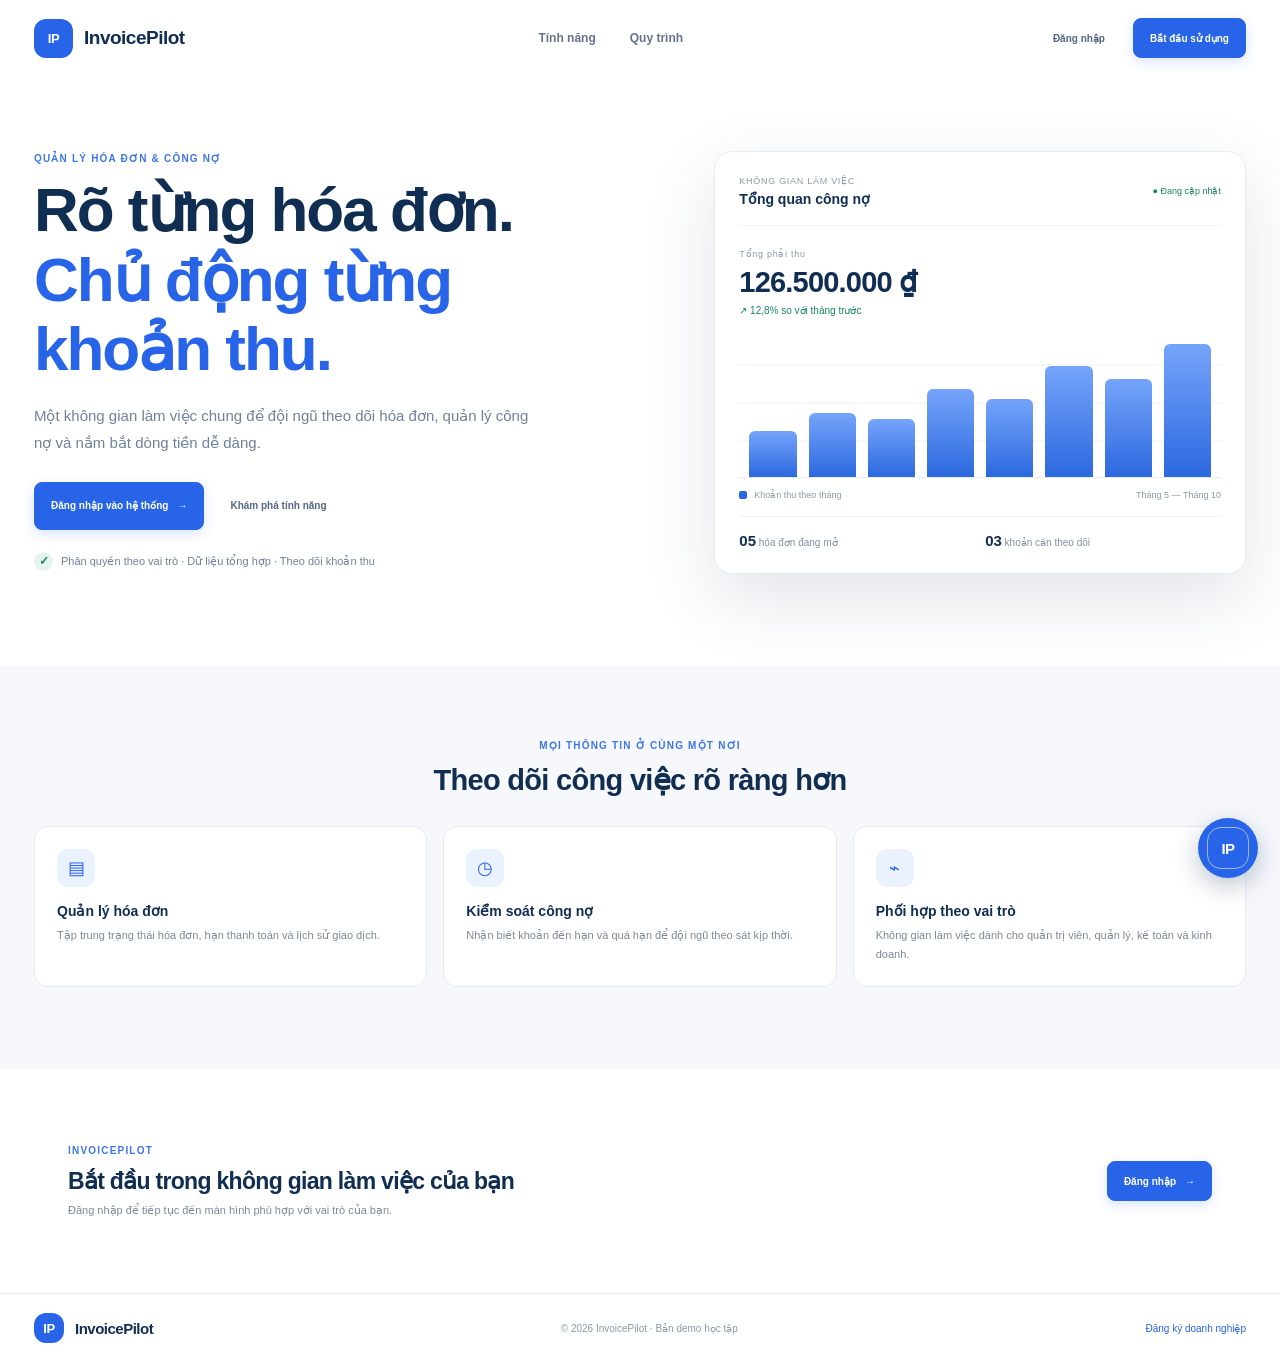
<file: index.html>
<!doctype html>
<html lang="vi">
<head>
  <meta charset="UTF-8" />
  <meta name="viewport" content="width=device-width, initial-scale=1.0" />
  <meta http-equiv="refresh" content="0; url=./common/home.html" />
  <title>InvoicePilot</title>
</head>
<body>
  <p>Đang mở InvoicePilot… <a href="./common/home.html">Đi tới trang giới thiệu</a></p>
  <script>window.location.replace('./common/home.html');</script>
</body>
</html>
</file>
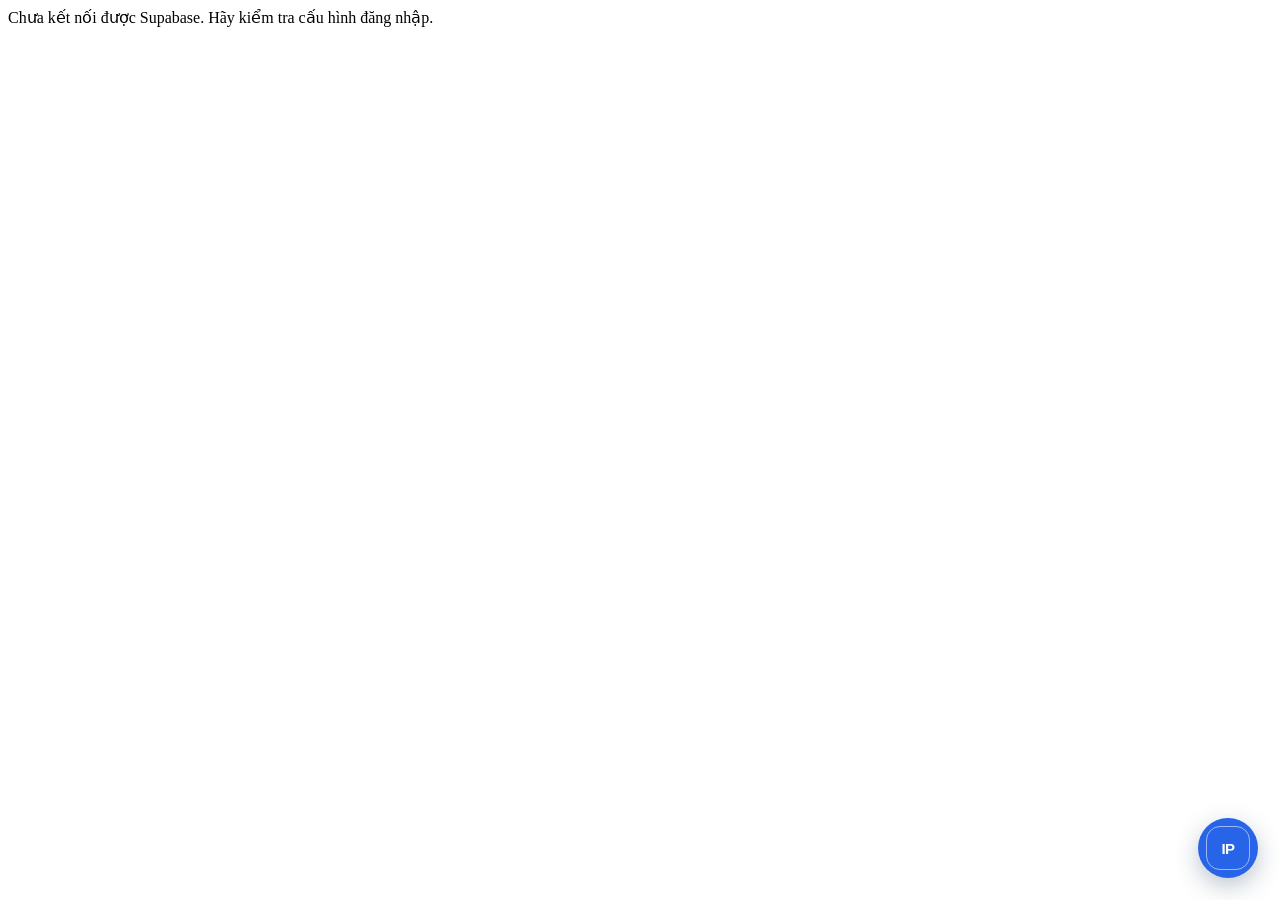
<file: accountant/index.html>
<!doctype html>
<html lang="vi">
<head>
  <meta charset="UTF-8" />
  <meta name="viewport" content="width=device-width, initial-scale=1.0" />
  <title>Kế toán · InvoicePilot</title>
  <link rel="stylesheet" href="../common/common.css?v=invoice-events-1" />
  <link rel="stylesheet" href="accountant.css" />
</head>
<body>
  <div id="workspace"></div>

  <template id="role-content">
    <section class="role-heading">
      <div>
        <span class="eyebrow">KẾ TOÁN</span>
        <h1>Hóa đơn &amp; thanh toán</h1>
        <p>Theo dõi hóa đơn phát hành, khoản thu và đối chiếu thanh toán.</p>
      </div>
      <button class="button button-primary accountant-action" data-accountant-action="new-invoice">+ Tạo hóa đơn</button>
    </section>

    <section class="role-stats">
      <article class="role-card">
        <small>Hóa đơn cần xử lý</small>
        <strong>8</strong>
        <span>3 hóa đơn sắp đến hạn</span>
      </article>
      <article class="role-card">
        <small>Khoản đã thu tháng này</small>
        <strong>115.700.000 ₫</strong>
        <span class="positive">↑ 12,5% so với kỳ trước</span>
      </article>
      <article class="role-card">
        <small>Chờ đối chiếu</small>
        <strong>4</strong>
        <span>21.500.000 ₫</span>
      </article>
    </section>

    <section class="role-panel">
      <div class="role-panel-heading">
        <div>
          <h2>Hóa đơn gần đây</h2>
          <p>Quản lý hóa đơn và ghi nhận thanh toán.</p>
        </div>
        <input class="role-search" type="search" placeholder="Tìm mã hóa đơn hoặc khách hàng" data-accountant-search />
      </div>
      <div class="table-scroll">
        <table class="role-table">
          <thead>
            <tr>
              <th>Mã hóa đơn</th>
              <th>Khách hàng</th>
              <th>Ngày đến hạn</th>
              <th>Tổng tiền</th>
              <th>Trạng thái</th>
              <th></th>
            </tr>
          </thead>
          <tbody data-accountant-rows></tbody>
        </table>
      </div>
    </section>

    <div class="role-message" data-accountant-message role="status"></div>
  </template>

  <script src="../common/common.js?v=invoice-events-1"></script>
  <script src="accountant.js?v=invoice-events-1"></script>
</body>
</html>
</file>
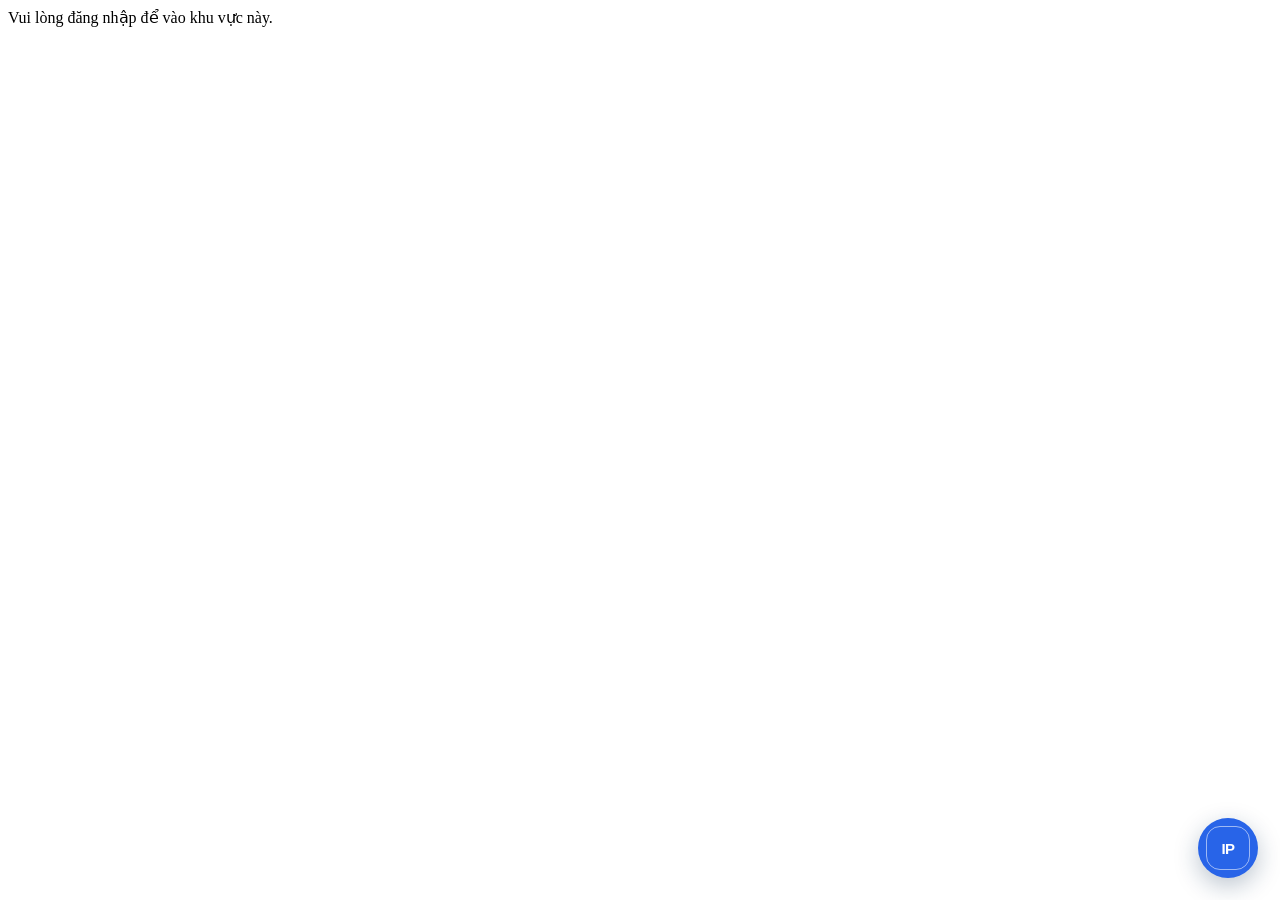
<file: admin-manager/index.html>
<!doctype html>
<html lang="vi">
<head>
  <meta charset="UTF-8" />
  <meta name="viewport" content="width=device-width, initial-scale=1.0" />
  <meta name="theme-color" content="#102d52" />
  <title>Quản trị viên &amp; Quản lý · InvoicePilot</title>
  <link rel="stylesheet" href="../common/common.css?v=invoice-events-1" />
  <link rel="stylesheet" href="admin-manager.css?v=mobile-layout-1" />
</head>
<body>
  <div id="app"></div>
  <div id="toast" class="toast" role="status" aria-live="polite"></div>
  <div id="modal-root"></div>
  <script src="../common/vendor/supabase-2.110.8.js"></script>
  <script src="../common/supabase-config.js"></script>
  <script src="../common/common.js?v=invoice-events-1"></script>
  <script src="admin-manager-tools.js"></script>
  <script src="admin-manager.js?v=shared-business-data-1"></script>
  <script src="../common/assistant-widget.js?v=2"></script>
  <script src="https://cdn.botpress.cloud/webchat/v5.0/inject.js"></script>
  <script src="https://files.bpcontent.cloud/2026/10/21/20/20261021202435-VY6UYVGS.js" defer></script>
</body>
</html>
</file>
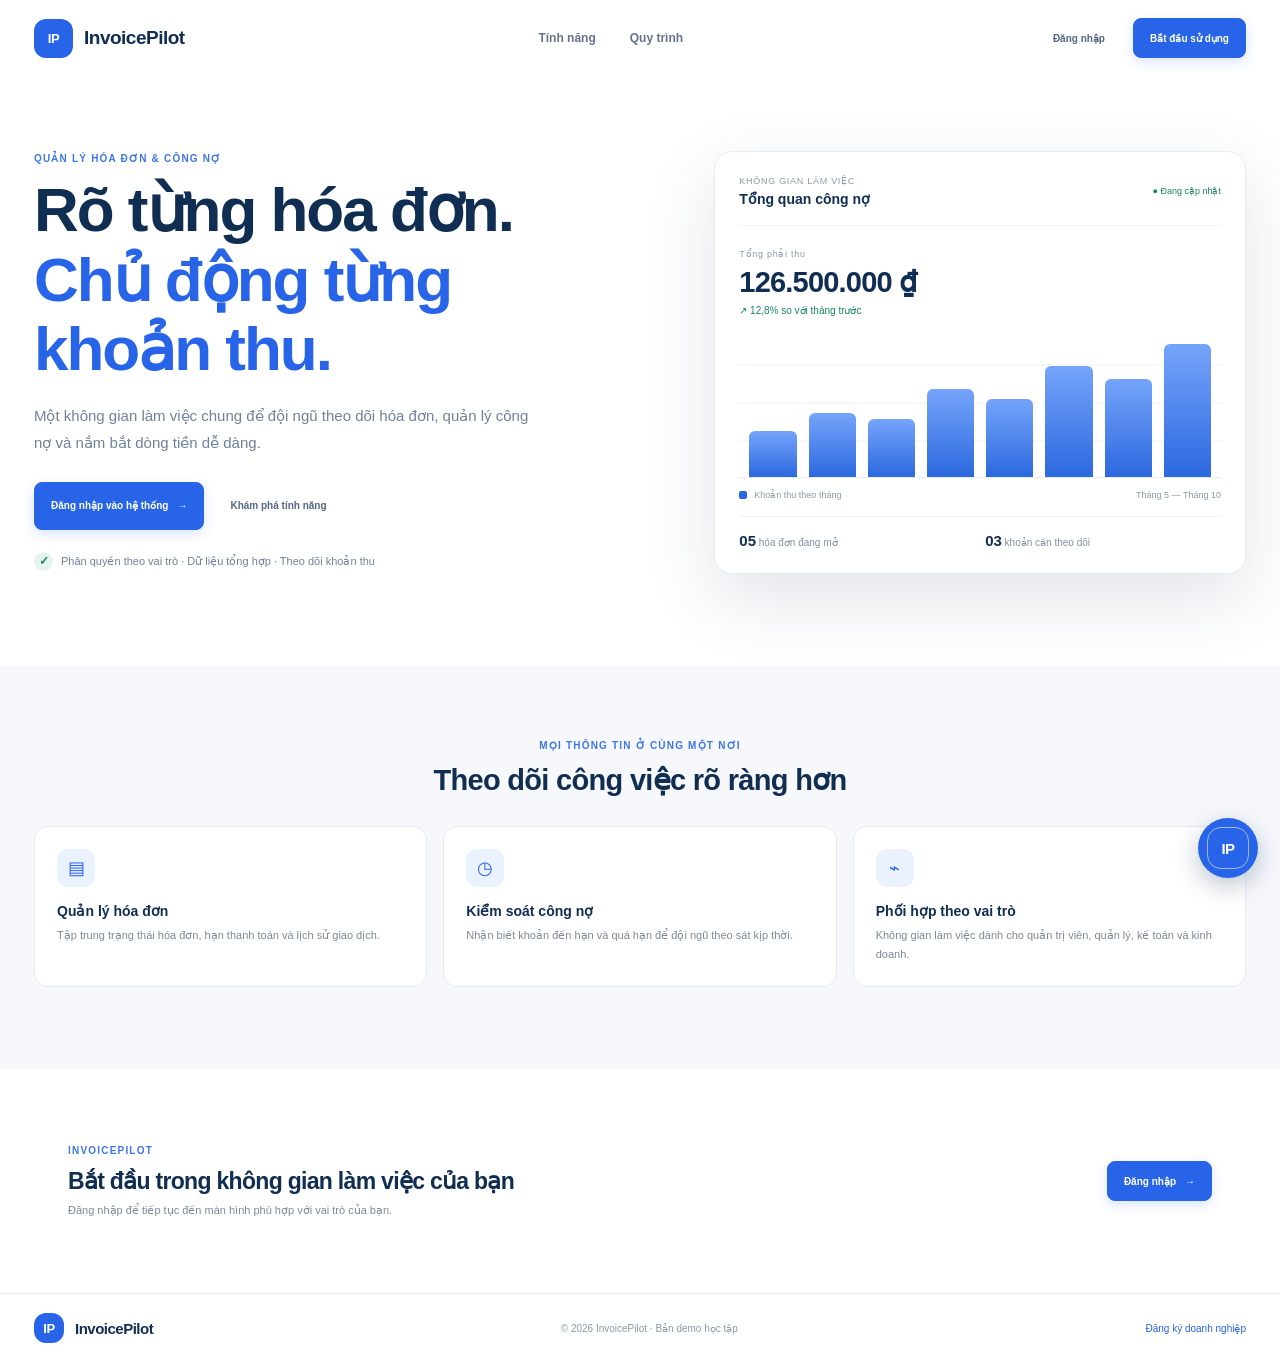
<file: common/home.html>
<!doctype html>
<html lang="vi">
<head>
  <meta charset="UTF-8" />
  <meta name="viewport" content="width=device-width, initial-scale=1.0" />
  <meta name="theme-color" content="#102d52" />
  <title>InvoicePilot · Quản lý hóa đơn và công nợ</title>
  <link rel="stylesheet" href="common.css" />
  <link rel="stylesheet" href="assistant-widget.css?v=2" />
</head>
<body class="landing-page">
  <header class="landing-header">
    <a class="brand brand-dark" href="home.html"><span class="brand-mark">IP</span><span>InvoicePilot</span></a>
    <nav class="landing-nav" aria-label="Điều hướng"><a href="#features">Tính năng</a><a href="#workflow">Quy trình</a></nav>
    <div class="landing-actions"><a class="button button-quiet" href="index.html">Đăng nhập</a><a class="button button-primary landing-cta" href="signup.html">Bắt đầu sử dụng</a></div>
  </header>
  <main>
    <section class="landing-hero">
      <div class="landing-copy">
        <span class="eyebrow">QUẢN LÝ HÓA ĐƠN &amp; CÔNG NỢ</span>
        <h1>Rõ từng hóa đơn.<br /><span>Chủ động từng khoản thu.</span></h1>
        <p>Một không gian làm việc chung để đội ngũ theo dõi hóa đơn, quản lý công nợ và nắm bắt dòng tiền dễ dàng.</p>
        <div class="landing-actions"><a class="button button-primary landing-cta" href="index.html">Đăng nhập vào hệ thống <span aria-hidden="true">→</span></a><a class="button button-quiet" href="#features">Khám phá tính năng</a></div>
        <div class="landing-note"><span class="landing-check">✓</span> Phân quyền theo vai trò · Dữ liệu tổng hợp · Theo dõi khoản thu</div>
      </div>
      <div class="landing-preview" aria-label="Minh họa bảng tổng quan công nợ">
        <div class="preview-top"><div><small>KHÔNG GIAN LÀM VIỆC</small><strong>Tổng quan công nợ</strong></div><span class="preview-status">● Đang cập nhật</span></div>
        <div class="preview-total"><small>Tổng phải thu</small><strong>126.500.000 ₫</strong><span>↗ 12,8% so với tháng trước</span></div>
        <div class="preview-bars" aria-hidden="true"><i style="height:34%"></i><i style="height:48%"></i><i style="height:43%"></i><i style="height:66%"></i><i style="height:58%"></i><i style="height:83%"></i><i style="height:73%"></i><i style="height:100%"></i></div>
        <div class="preview-legend"><span><i></i> Khoản thu theo tháng</span><span>Tháng 5 — Tháng 10</span></div>
        <div class="preview-bottom"><span><b>05</b> hóa đơn đang mở</span><span><b>03</b> khoản cần theo dõi</span></div>
      </div>
    </section>
    <section id="features" class="landing-features">
      <div class="landing-section-heading"><span class="eyebrow">MỌI THÔNG TIN Ở CÙNG MỘT NƠI</span><h2>Theo dõi công việc rõ ràng hơn</h2></div>
      <div class="feature-grid">
        <article class="feature-card"><span class="feature-icon">▤</span><h3>Quản lý hóa đơn</h3><p>Tập trung trạng thái hóa đơn, hạn thanh toán và lịch sử giao dịch.</p></article>
        <article class="feature-card"><span class="feature-icon">◷</span><h3>Kiểm soát công nợ</h3><p>Nhận biết khoản đến hạn và quá hạn để đội ngũ theo sát kịp thời.</p></article>
        <article class="feature-card"><span class="feature-icon">⌁</span><h3>Phối hợp theo vai trò</h3><p>Không gian làm việc dành cho quản trị viên, quản lý, kế toán và kinh doanh.</p></article>
      </div>
    </section>
    <section id="workflow" class="landing-bottom-cta"><div><span class="eyebrow">INVOICEPILOT</span><h2>Bắt đầu trong không gian làm việc của bạn</h2><p>Đăng nhập để tiếp tục đến màn hình phù hợp với vai trò của bạn.</p></div><a class="button button-primary landing-cta" href="index.html">Đăng nhập <span aria-hidden="true">→</span></a></section>
  </main>
  <footer class="landing-footer"><a class="brand" href="home.html"><span class="brand-mark">IP</span><span>InvoicePilot</span></a><span>© 2026 InvoicePilot · Bản demo học tập</span><a href="signup.html">Đăng ký doanh nghiệp</a></footer>
  <script src="assistant-widget.js?v=2"></script>
  <script src="https://cdn.botpress.cloud/webchat/v5.0/inject.js"></script>
  <script src="https://files.bpcontent.cloud/2026/10/21/20/20261021202435-VY6UYVGS.js" defer></script>
</body>
</html>
</file>
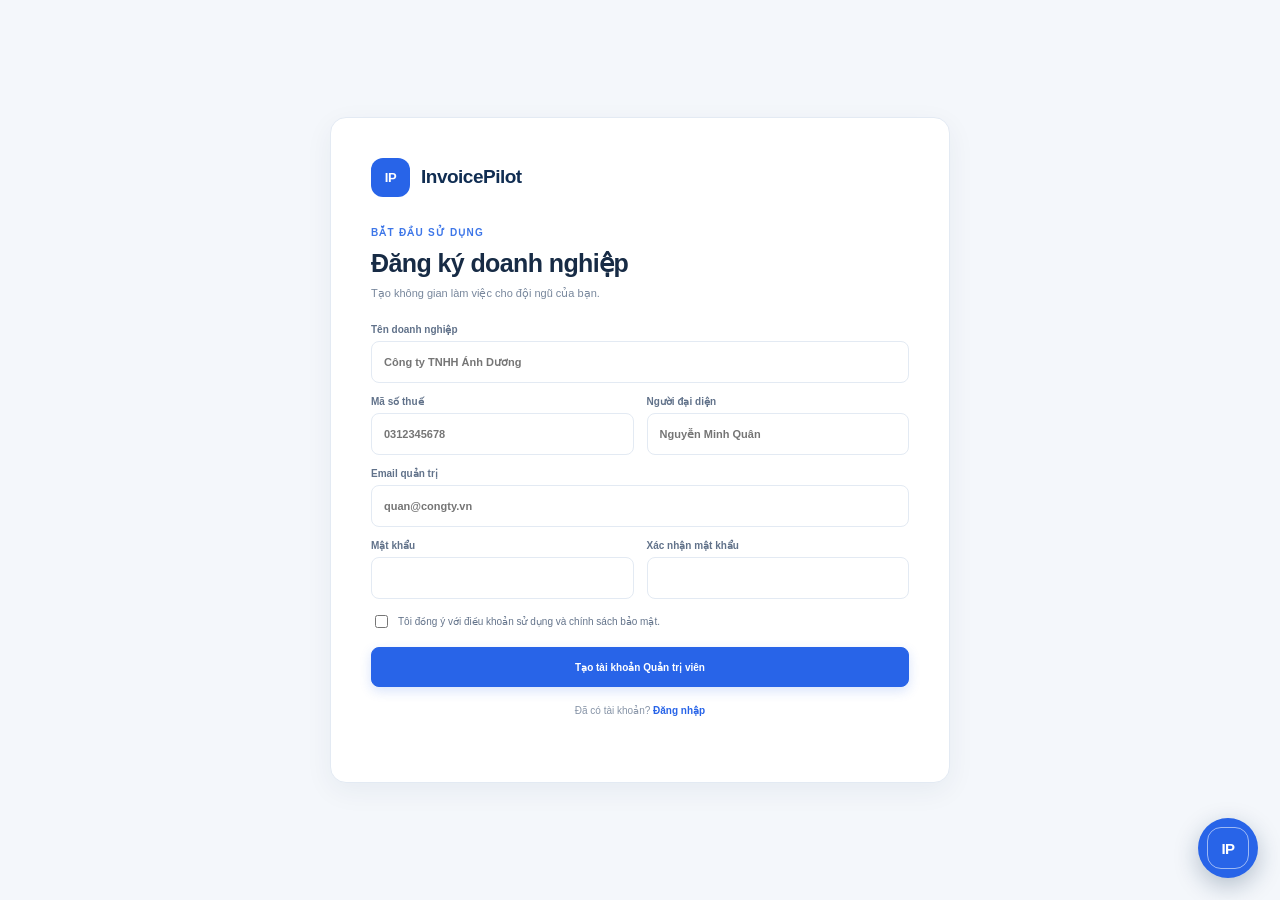
<file: common/signup.html>
<!doctype html>
<html lang="vi">
<head>
  <meta charset="UTF-8" />
  <meta name="viewport" content="width=device-width, initial-scale=1.0" />
  <title>Đăng ký · 19 InvoicePilot</title>
  <link rel="stylesheet" href="common.css" />
</head>
<body class="signup-page">
  <main class="signup-card">
    <a class="brand brand-dark" href="home.html"><span class="brand-mark">IP</span><span>InvoicePilot</span></a>
    <span class="eyebrow">BẮT ĐẦU SỬ DỤNG</span>
    <h1>Đăng ký doanh nghiệp</h1>
    <p class="muted">Tạo không gian làm việc cho đội ngũ của bạn.</p>
    <form id="signup-form" class="signup-grid">
      <label class="field-group field-wide">Tên doanh nghiệp<input name="company" placeholder="Công ty TNHH Ánh Dương" required /></label>
      <label class="field-group">Mã số thuế<input name="tax" placeholder="0312345678" required /></label>
      <label class="field-group">Người đại diện<input name="owner" placeholder="Nguyễn Minh Quân" required /></label>
      <label class="field-group field-wide">Email quản trị<input type="email" name="email" placeholder="quan@congty.vn" required /></label>
      <label class="field-group">Mật khẩu<input type="password" name="password" minlength="8" required /></label>
      <label class="field-group">Xác nhận mật khẩu<input type="password" name="confirm" minlength="8" required /></label>
      <label class="check-label field-wide"><input type="checkbox" required /> Tôi đồng ý với điều khoản sử dụng và chính sách bảo mật.</label>
      <button class="button button-primary field-wide" type="submit">Tạo tài khoản Quản trị viên</button>
    </form>
    <div class="form-footer">Đã có tài khoản? <a href="index.html">Đăng nhập</a></div>
    <div class="form-message" id="signup-message" role="status" aria-live="polite"></div>
  </main>
  <script src="vendor/supabase-2.110.8.js"></script>
  <script src="supabase-config.js"></script>
  <script src="common.js"></script>
  <script src="assistant-widget.js?v=2"></script>
  <script src="https://cdn.botpress.cloud/webchat/v5.0/inject.js"></script>
  <script src="https://files.bpcontent.cloud/2026/10/21/20/20261021202435-VY6UYVGS.js" defer></script>
</body>
</html>
</file>
<file: common/common.css>
/* Global reset and design tokens shared across all four role areas. */
:root {
  color-scheme: light;
  --color-navy: #102d52;
  --color-navy-light: #1b426d;
  --color-primary: #2864e8;
  --color-primary-soft: #eaf1ff;
  --color-text: #172b45;
  --color-muted: #78879c;
  --color-border: #e3eaf3;
  --color-surface: #ffffff;
  --color-background: #f4f7fb;
  --color-success: #188564;
  --color-warning: #a86d14;
  --color-danger: #c24d57;
  --font-body: "Segoe UI", Arial, sans-serif;
  --font-heading: "Segoe UI", Arial, sans-serif;
  --radius-sm: 8px;
  --radius-md: 12px;
  --radius-lg: 16px;
  --shadow-card: 0 8px 28px rgba(19, 46, 79, .06);
}

*, *::before, *::after { box-sizing: border-box; }
html { min-width: 320px; scroll-behavior: smooth; }
body { margin: 0; min-height: 100vh; font-family: var(--font-body); color: var(--color-text); background: var(--color-background); }
/* Use installed system fonts so Vietnamese glyphs render consistently offline. */
body, body * { font-family: "Segoe UI", Arial, sans-serif !important; }
button, input, select, textarea { font: inherit; }
button { cursor: pointer; }
a { color: var(--color-primary); text-decoration: none; }
a:hover { text-decoration: underline; }
img, svg { display: block; max-width: 100%; }
h1, h2, h3, p { margin-top: 0; }
:focus-visible { outline: 3px solid rgba(40, 100, 232, .28); outline-offset: 2px; }

.auth-page { background: #f4f7fb; }
.auth-layout { display: grid; grid-template-columns: minmax(320px, .9fr) minmax(460px, 1.1fr); min-height: 100vh; }
.auth-brand-panel { display: flex; flex-direction: column; padding: clamp(28px, 5vw, 72px); color: white; background: var(--color-navy); }
.brand { display: inline-flex; align-items: center; gap: 11px; width: fit-content; color: inherit; font: 800 19px var(--font-heading); letter-spacing: -.5px; }
.brand:hover { text-decoration: none; }
.brand-mark { display: grid; width: 39px; height: 39px; place-items: center; border-radius: 12px; color: var(--color-primary); background: white; font: 800 13px Georgia, serif; }
.auth-copy { max-width: 460px; margin: auto 0; padding: 52px 0; }
.eyebrow { display: block; margin-bottom: 11px; color: #3d76e8; font-size: 10px; font-weight: 700; letter-spacing: .12em; }
.auth-brand-panel .eyebrow { color: #9ec2fa; }
.auth-copy h1 { margin-bottom: 15px; font: 800 clamp(30px, 4vw, 47px)/1.18 var(--font-heading); letter-spacing: -1.4px; }
.auth-copy p { max-width: 410px; color: #cad8e9; font-size: 13px; line-height: 1.75; }
.auth-footnote { color: #9cb1ca; font-size: 10px; }
.auth-form-panel { display: grid; place-items: center; padding: 36px 24px; }
.login-card, .signup-card { width: min(100%, 430px); padding: clamp(24px, 4vw, 40px); border: 1px solid var(--color-border); border-radius: var(--radius-lg); background: var(--color-surface); box-shadow: var(--shadow-card); }
.login-card[hidden] { display: none; }
.login-card h2, .signup-card h1 { margin: 0 0 7px; font: 750 25px var(--font-heading); letter-spacing: -.6px; }
.muted { margin-bottom: 22px; color: var(--color-muted); font-size: 11px; line-height: 1.6; }
.login-card > label:not(.check-label) { display: block; margin: 13px 0 6px; color: #61728a; font-size: 10px; font-weight: 600; }
.login-card input:not([type=checkbox]), .login-card select, .field-group input, .field-group select { width: 100%; height: 42px; padding: 0 12px; border: 1px solid var(--color-border); border-radius: var(--radius-sm); color: var(--color-text); background: #fff; font-size: 11px; }
.login-card input:focus, .login-card select:focus, .field-group input:focus, .field-group select:focus { border-color: #91aff0; outline: none; box-shadow: 0 0 0 3px var(--color-primary-soft); }
.form-row { display: flex; align-items: center; justify-content: space-between; gap: 12px; margin: 12px 0 15px; font-size: 10px; }
.check-label { display: inline-flex; align-items: center; gap: 7px; color: #64748b; font-size: 10px; }
.check-label input { accent-color: var(--color-primary); }
.form-row a { font-weight: 600; }
.button { display: inline-flex; align-items: center; justify-content: center; gap: 9px; min-height: 40px; padding: 0 15px; border: 1px solid var(--color-border); border-radius: var(--radius-sm); color: #536782; background: #fff; font-size: 10px; font-weight: 700; }
.button-primary { width: 100%; margin-top: 17px; border-color: var(--color-primary); color: #fff; background: var(--color-primary); box-shadow: 0 4px 12px rgba(40, 100, 232, .18); }
.button-primary:hover { background: #1f55c7; }
.demo-note { margin-top: 14px; padding: 11px 12px; border-radius: var(--radius-sm); color: #577094; background: #f0f5ff; font-size: 10px; line-height: 1.6; }
.demo-note small { color: #8191a8; font-size: 9px; }
.form-footer { margin-top: 18px; color: #8794a7; font-size: 10px; text-align: center; }
.form-footer a { font-weight: 700; }
.form-message { min-height: 16px; margin-top: 10px; color: var(--color-danger); font-size: 10px; }
.form-message.is-success { color: #13805c; }
.recovery-overlay { position: fixed; z-index: 1000; inset: 0; display: grid; place-items: center; padding: 20px; background: rgba(8, 22, 43, .58); backdrop-filter: blur(5px); }
.recovery-overlay[hidden], .recovery-step[hidden] { display: none; }
.recovery-dialog { width: min(100%, 440px); padding: 26px; border: 1px solid var(--color-border); border-radius: 18px; background: #fff; box-shadow: 0 24px 70px rgba(8, 22, 43, .24); }
.recovery-header { display: flex; align-items: flex-start; justify-content: space-between; gap: 16px; margin-bottom: 18px; }
.recovery-header h2 { margin: 7px 0 0; font: 750 23px var(--font-heading); letter-spacing: -.5px; }
.recovery-close { width: 34px; height: 34px; border: 1px solid var(--color-border); border-radius: 9px; color: var(--color-muted); background: white; font-size: 22px; line-height: 1; }
.recovery-step > label { display: block; margin: 13px 0 6px; color: #61728a; font-size: 10px; font-weight: 600; }
.recovery-step input { width: 100%; height: 42px; padding: 0 12px; border: 1px solid var(--color-border); border-radius: var(--radius-sm); color: var(--color-text); background: #fff; font-size: 11px; }
.recovery-step input:focus { border-color: #91aff0; outline: none; box-shadow: 0 0 0 3px var(--color-primary-soft); }
.recovery-step .button-primary { margin-top: 16px; }
.recovery-text-button { border: 0; padding: 0; color: var(--color-primary); background: transparent; font: inherit; font-weight: 700; }
body.recovery-open { overflow: hidden; }
.signup-page { display: grid; place-items: center; padding: 24px; }
.signup-card { width: min(100%, 620px); }
.brand-dark { margin-bottom: 30px; color: var(--color-navy); }
.brand-dark .brand-mark { color: white; background: var(--color-primary); }
.signup-grid { display: grid; grid-template-columns: 1fr 1fr; gap: 13px; }
.field-group { display: grid; gap: 6px; color: #61728a; font-size: 10px; font-weight: 600; }
.field-wide { grid-column: 1 / -1; }
.signup-grid .button-primary { margin-top: 3px; }

/* Shared workspace shell used by the accountant and sales modules. */
.shared-sidebar { position: fixed; inset: 0 auto 0 0; display: flex; flex-direction: column; width: 250px; padding: 22px 16px; color: #fff; background: var(--color-navy); }
.shared-sidebar .brand { margin: 4px 8px 28px; }
.shared-company { display: grid; gap: 5px; padding: 14px; border: 1px solid rgba(255,255,255,.14); border-radius: var(--radius-md); }
.shared-company strong { font-size: 12px; }
.shared-company small, .shared-sidebar-bottom small { color: #b4c6dc; font-size: 10px; }
.shared-nav { display: grid; gap: 7px; margin-top: 28px; }
.shared-nav-link { display: flex; align-items: center; gap: 11px; min-height: 42px; padding: 0 12px; border-radius: 9px; color: #c9d7e8; font-size: 11px; }
.shared-nav-link:hover, .shared-nav-link.active { color: #fff; background: var(--color-primary); text-decoration: none; }
.shared-sidebar-bottom { display: grid; gap: 8px; margin-top: auto; padding: 14px 8px 4px; font-size: 11px; }
.shared-sidebar-bottom a { color: #9ec2fa; }
.shared-main { min-height: 100vh; margin-left: 250px; }
.shared-header { position: sticky; top: 0; z-index: 2; display: flex; align-items: center; justify-content: space-between; gap: 18px; min-height: 68px; padding: 10px 30px; border-bottom: 1px solid var(--color-border); background: rgba(255,255,255,.96); color: var(--color-muted); font-size: 11px; }
.shared-header-actions { display: flex; align-items: center; gap: 12px; color: var(--color-text); }
.shared-header-actions input { width: min(30vw, 310px); height: 38px; padding: 0 12px; border: 1px solid var(--color-border); border-radius: var(--radius-sm); font-size: 11px; }
.shared-header-actions button { width: 36px; height: 36px; border: 1px solid var(--color-border); border-radius: var(--radius-sm); color: var(--color-text); background: #fff; }
.shared-header-actions .shared-logout { width: auto; height: 34px; padding: 0 11px; border-radius: 8px; color: #536782; font-size: 10px; font-weight: 700; white-space: nowrap; }
.notification-bell { position: relative; display: grid; flex: 0 0 auto; place-items: center; width: 42px !important; height: 42px !important; padding: 0; border: 1px solid var(--color-border) !important; border-radius: 12px !important; color: #61718a !important; background: #fff !important; }
.notification-bell svg { width: 17px; height: 17px; }
.notification-bell .dot { position: absolute; top: 7px; right: 7px; width: 7px; height: 7px; border: 1px solid #fff; border-radius: 50%; background: #ed6d6d; }
.shared-avatar { display: grid; width: 34px; height: 34px; place-items: center; border-radius: 50%; color: var(--color-navy); background: var(--color-primary-soft); font-size: 10px; font-weight: 700; }
.shared-user-meta { display: flex; flex-direction: column; align-items: flex-start; gap: 0; color: var(--color-text); line-height: 1.1; }
.shared-user-meta strong, .shared-user-meta small { display: block; margin: 0; }
.shared-user-meta strong { font-size: 10px; }
.shared-user-meta small { color: var(--color-muted); font-size: 8px; }
.shared-content { max-width: 1440px; margin: auto; padding: 32px; }

/* Public landing page shown when the project root is opened. */
.landing-page { background: #fff; }
.landing-header { display: flex; align-items: center; justify-content: space-between; gap: 24px; max-width: 1280px; margin: auto; padding: 18px 34px; }
.landing-header .brand-dark { margin: 0; }
.landing-nav, .landing-actions { display: flex; align-items: center; gap: 12px; }
.landing-nav a { padding: 9px 11px; color: #64748b; font-size: 12px; font-weight: 600; }
.landing-actions .button { min-height: 40px; }
.landing-actions .landing-cta, .landing-cta { width: auto; margin: 0; padding: 0 16px; }
.button-quiet { border-color: transparent; color: #536782; background: transparent; }
.landing-hero { display: grid; grid-template-columns: minmax(0, 1fr) minmax(380px, .9fr); align-items: center; gap: clamp(35px, 7vw, 100px); max-width: 1280px; min-height: 590px; margin: auto; padding: 66px 34px 84px; }
.landing-copy h1 { margin: 0 0 18px; color: var(--color-navy); font: 800 clamp(38px, 5vw, 62px)/1.12 var(--font-heading); letter-spacing: -2px; }
.landing-copy h1 span { color: var(--color-primary); }
.landing-copy > p { max-width: 510px; margin-bottom: 26px; color: #718198; font-size: 15px; line-height: 1.8; }
.landing-copy .landing-actions { flex-wrap: wrap; gap: 10px; }
.landing-copy .landing-cta { min-height: 48px; }
.landing-note { display: flex; align-items: center; gap: 8px; margin-top: 22px; color: #728198; font-size: 11px; }
.landing-check { display: grid; width: 19px; height: 19px; place-items: center; border-radius: 50%; color: #158564; background: #e5f5ee; font-size: 12px; font-weight: 700; }
.landing-preview { padding: 24px; border: 1px solid #e5ebf2; border-radius: 18px; background: #fff; box-shadow: 0 25px 70px rgba(24, 54, 91, .13); }
.preview-top { display: flex; align-items: center; justify-content: space-between; gap: 10px; padding-bottom: 18px; border-bottom: 1px solid #edf1f6; }
.preview-top > div { display: grid; gap: 5px; }
.preview-top small, .preview-total small { color: #8a99ad; font-size: 9px; letter-spacing: .08em; }
.preview-top strong { color: var(--color-navy); font-size: 14px; }
.preview-status { color: #148260; font-size: 9px; }
.preview-total { display: grid; gap: 6px; padding: 23px 0 12px; }
.preview-total strong { color: var(--color-navy); font: 800 29px var(--font-heading); letter-spacing: -.8px; }
.preview-total span { color: #158564; font-size: 10px; }
.preview-bars { display: flex; align-items: end; gap: 12px; height: 150px; padding: 16px 10px 0; border-bottom: 1px solid #e6edf5; background: repeating-linear-gradient(to bottom, transparent 0, transparent 36px, #edf1f6 37px, transparent 38px); }
.preview-bars i { flex: 1; min-height: 16px; border-radius: 6px 6px 0 0; background: linear-gradient(180deg, #75a4fa, #2c68df); }
.preview-legend { display: flex; justify-content: space-between; gap: 10px; padding: 12px 0 16px; color: #8a99ad; font-size: 9px; }
.preview-legend span:first-child { display: flex; align-items: center; gap: 7px; }
.preview-legend i { width: 8px; height: 8px; border-radius: 2px; background: var(--color-primary); }
.preview-bottom { display: grid; grid-template-columns: 1fr 1fr; gap: 10px; padding-top: 15px; border-top: 1px solid #edf1f6; color: #8290a4; font-size: 10px; }
.preview-bottom b { color: var(--color-navy); font-size: 15px; }
.landing-features { padding: 74px 34px 82px; background: #f6f8fc; }
.landing-section-heading { max-width: 1212px; margin: 0 auto 28px; text-align: center; }
.landing-section-heading h2, .landing-bottom-cta h2 { margin: 0; color: var(--color-navy); font: 750 29px/1.25 var(--font-heading); letter-spacing: -.7px; }
.feature-grid { display: grid; grid-template-columns: repeat(3, 1fr); gap: 16px; max-width: 1212px; margin: auto; }
.feature-card { padding: 22px; border: 1px solid #e6ebf3; border-radius: 14px; background: #fff; }
.feature-icon { display: grid; width: 38px; height: 38px; place-items: center; margin-bottom: 16px; border-radius: 11px; color: var(--color-primary); background: var(--color-primary-soft); font-size: 18px; }
.feature-card h3 { margin-bottom: 7px; color: var(--color-navy); font-size: 14px; }
.feature-card p { margin: 0; color: #7b899d; font-size: 11px; line-height: 1.7; }
.landing-bottom-cta { display: flex; align-items: center; justify-content: space-between; gap: 20px; max-width: 1212px; margin: auto; padding: 76px 34px; }
.landing-bottom-cta h2 { margin-bottom: 9px; font-size: 23px; }
.landing-bottom-cta p { margin: 0; color: #7b899d; font-size: 11px; }
.landing-footer { display: flex; align-items: center; justify-content: space-between; gap: 16px; padding: 19px 34px; border-top: 1px solid #e9edf4; color: #8a99ad; font-size: 10px; }
.landing-footer .brand { color: var(--color-navy); font-size: 15px; }
.landing-footer .brand-mark { width: 30px; height: 30px; color: #fff; background: var(--color-primary); }

@media (max-width: 760px) {
  .landing-header { flex-wrap: wrap; padding: 15px 18px; }
  .landing-nav { order: 3; width: 100%; }
  .landing-header .landing-actions { margin-left: auto; }
  .landing-hero { grid-template-columns: 1fr; min-height: 0; padding: 48px 20px 58px; }
  .landing-copy h1 { font-size: clamp(36px, 9vw, 50px); }
  .landing-copy > p { font-size: 13px; }
  .landing-preview { max-width: 560px; }
  .landing-features { padding: 54px 20px; }
  .feature-grid { grid-template-columns: 1fr; }
  .landing-bottom-cta { align-items: flex-start; flex-direction: column; padding: 54px 20px; }
  .landing-footer { flex-wrap: wrap; padding: 18px 20px; }
  .shared-sidebar { position: static; width: auto; padding: 14px; }
  .shared-sidebar .brand { margin-bottom: 14px; }
  .shared-company { display: none; }
  .shared-nav { display: flex; overflow-x: auto; margin-top: 8px; }
  .shared-nav-link { flex: 0 0 auto; }
  .shared-sidebar-bottom { display: none; }
  .shared-main { margin-left: 0; }
  .shared-header { padding: 10px 16px; }
  .shared-header > span { display: none; }
  .shared-header-actions { width: 100%; }
  .shared-header-actions input { width: auto; flex: 1; }
  .shared-content { padding: 20px 16px; }
  .auth-layout { grid-template-columns: 1fr; }
  .auth-brand-panel { min-height: 260px; padding: 25px; }
  .auth-copy { padding: 32px 0 5px; }
  .auth-copy h1 { font-size: 30px; }
  .auth-copy p { font-size: 11px; }
  .auth-footnote { display: none; }
  .auth-form-panel { padding: 20px 14px 32px; }
}
@media (max-width: 480px) {
  .signup-grid { grid-template-columns: 1fr; }
  .field-wide { grid-column: auto; }
  .form-row { font-size: 9px; }
}

.shared-user-meta { gap: 0; line-height: 1.05; flex: 0 0 auto; }
.shared-user-meta strong { white-space: nowrap; line-height: 1.05; }
.shared-user-meta small { line-height: 1.05; margin-top: 2px; }

.shared-header-actions{position:relative}.shared-search-results{position:absolute;top:48px;left:0;z-index:15;width:min(380px,calc(100vw - 32px));max-height:360px;overflow:auto;padding:6px;border:1px solid var(--color-border);border-radius:12px;background:#fff;box-shadow:0 14px 38px rgba(13,41,75,.16)}.shared-search-results[hidden]{display:none}.shared-search-result{display:grid!important;width:100%!important;height:auto!important;gap:4px;justify-items:start;padding:10px 11px!important;border:0!important;border-radius:8px!important;text-align:left}.shared-search-result:hover{background:#f1f5ff!important}.shared-search-result strong{color:var(--color-navy);font-size:10px}.shared-search-result small,.shared-search-empty{color:var(--color-muted);font-size:9px}.shared-search-empty{margin:0;padding:12px}
.ip-paid-notifications{position:absolute;z-index:30;top:48px;right:0;width:min(340px,calc(100vw - 28px));max-height:min(65vh,420px);overflow:auto;padding:14px;border:1px solid var(--color-border);border-radius:12px;background:#fff;box-shadow:0 14px 38px rgba(13,41,75,.18);color:var(--color-text)}.ip-paid-notifications>strong{display:block;padding-bottom:10px;border-bottom:1px solid #edf1f6;font-size:12px}.ip-paid-notifications>p{margin:12px 0 2px;color:var(--color-muted);font-size:11px}.ip-paid-notifications article{display:grid;gap:4px;padding:11px 0;border-bottom:1px solid #edf1f6}.ip-paid-notifications article:last-child{border-bottom:0}.ip-paid-notifications article b{font-size:11px;color:var(--color-text)}.ip-paid-notifications article small{font-size:10px;line-height:1.45;color:var(--color-muted)}
@media(max-width:560px){.shared-sidebar{padding:12px 10px 8px}.shared-sidebar .brand{margin:0 6px 10px;font-size:16px}.shared-nav{gap:5px;margin-top:4px;padding-bottom:3px;scrollbar-width:none;overscroll-behavior-x:contain}.shared-nav::-webkit-scrollbar{display:none}.shared-nav-link{min-height:40px;padding:0 10px;font-size:10px;white-space:nowrap}.shared-header{min-height:56px;padding:8px 10px}.shared-header-actions{min-width:0;width:100%;gap:7px}.shared-header-actions input{min-width:0;height:36px;font-size:10px}.shared-header-actions .notification-bell{width:36px!important;height:36px!important}.shared-user-meta,.shared-header-actions .shared-logout{display:none}.shared-avatar{flex:none}.shared-content{padding:16px 12px 26px}.role-panel,.role-card{min-width:0}.modal-backdrop{align-items:start;overflow-y:auto;padding:10px}.modal{max-height:calc(100dvh - 20px);overflow-y:auto;padding:16px}.modal-head{gap:10px}.modal-actions{flex-wrap:wrap}.toast{right:12px;bottom:calc(12px + env(safe-area-inset-bottom));max-width:calc(100vw - 24px)}}
@media(max-width:380px){.shared-sidebar .brand{margin-bottom:8px}.shared-nav-link{gap:7px;padding:0 8px;font-size:9px}.shared-header-actions{gap:5px}.shared-content{padding-right:10px;padding-left:10px}.recovery-dialog{padding:18px}}
</file>
<file: accountant/accountant.css>
.role-heading {
  display: flex;
  align-items: center;
  justify-content: space-between;
  gap: 18px;
  margin: 8px 0 22px;
}

.role-heading h1 {
  font: 750 25px var(--font-heading);
  margin: 0 0 6px;
}

.role-heading p, 
.role-panel-heading p {
  font-size: 11px;
  color: var(--color-muted);
  margin: 0;
}

.role-heading .eyebrow {
  margin-bottom: 7px;
}

.role-heading .button-primary {
  width: auto;
  margin: 0;
}

.role-stats {
  display: grid;
  grid-template-columns: repeat(3, minmax(0, 1fr));
  gap: 14px;
  margin-bottom: 16px;
}

.role-card, 
.role-panel {
  border: 1px solid var(--color-border);
  border-radius: var(--radius-lg);
  background: var(--color-surface);
  box-shadow: var(--shadow-card);
}

.role-card {
  display: grid;
  gap: 8px;
  padding: 17px;
}

.role-card small, 
.role-card span {
  font-size: 10px;
  color: var(--color-muted);
}

.role-card strong {
  font: 750 22px var(--font-heading);
  color: var(--color-navy);
}

.role-card .positive {
  color: var(--color-success);
}

.role-panel {
  overflow: hidden;
}

.role-panel-heading {
  display: flex;
  align-items: center;
  justify-content: space-between;
  gap: 15px;
  padding: 18px 20px;
  border-bottom: 1px solid var(--color-border);
}

.role-panel-heading h2 {
  font: 700 14px var(--font-heading);
  margin: 0 0 5px;
}

.role-inline-link {
  font-size: 10px;
  font-weight: 700;
  white-space: nowrap;
}

.role-search {
  width: min(260px, 45%);
  height: 37px;
  padding: 0 11px;
  border: 1px solid var(--color-border);
  border-radius: var(--radius-sm);
  font-size: 10px;
}

.table-scroll {
  overflow: auto;
}

.role-table {
  width: 100%;
  min-width: 650px;
  border-collapse: collapse;
}

.role-table th, 
.role-table td {
  padding: 12px 16px;
  border-bottom: 1px solid #edf1f6;
  text-align: left;
  font-size: 10px;
}

.role-table th {
  background: #fafbfd;
  color: #8290a4;
  font-size: 8px;
  letter-spacing: .06em;
  text-transform: uppercase;
}

.role-table td {
  color: #536780;
}

.role-table tbody tr:last-child td {
  border-bottom: 0;
}

.role-table td strong {
  color: #22405f;
}

.role-badge {
  display: inline-block;
  padding: 5px 9px;
  border-radius: 99px;
  background: #e6f5ee;
  color: #188564;
  font-size: 8px;
  font-weight: 700;
}

.role-badge.pending {
  background: #fff2dc;
  color: #a86d14;
}

.role-table button {
  border: 1px solid var(--color-border);
  border-radius: 7px;
  background: #fff;
  color: #526984;
  padding: 6px 9px;
  font-size: 8px;
}

.role-message {
  min-height: 18px;
  margin-top: 10px;
  color: var(--color-success);
  font-size: 10px;
}

@media (max-width: 720px) {
  .role-stats {
    grid-template-columns: 1fr;
  }
  .role-heading {
    align-items: flex-start;
    flex-direction: column;
  }
  .role-panel-heading {
    align-items: flex-start;
    flex-direction: column;
  }
  .role-search {
    width: 100%;
    max-width: none;
  }
}

.accountant-modal-backdrop {
  position: fixed;
  inset: 0;
  z-index: 20;
  display: grid;
  place-items: center;
  padding: 22px;
  background: rgba(12, 29, 51, .48);
  backdrop-filter: blur(3px);
}

.accountant-modal {
  width: min(900px, 100%);
  max-height: min(88vh, 820px);
  overflow: auto;
  border: 1px solid var(--color-border);
  border-radius: 18px;
  background: #fff;
  box-shadow: 0 24px 80px rgba(10, 29, 52, .24);
}

.accountant-modal-header {
  display: flex;
  align-items: flex-start;
  justify-content: space-between;
  gap: 20px;
  padding: 23px 26px 18px;
  border-bottom: 1px solid var(--color-border);
}

.accountant-modal-header .eyebrow {
  margin-bottom: 6px;
}

.accountant-modal-header h2 {
  margin: 0;
  color: var(--color-navy);
  font-size: 21px;
}

.accountant-modal-close {
  width: 34px;
  height: 34px;
  border: 1px solid var(--color-border);
  border-radius: 9px;
  color: #60728a;
  background: #fff;
  font-size: 22px;
  line-height: 1;
}
</file>
<file: admin-manager/admin-manager.css>
:root{--navy:#102d52;--navy-2:#183b66;--blue:#2864e8;--blue-2:#eaf1ff;--ink:#172b45;--muted:#728198;--line:#e5ebf2;--canvas:#f4f7fb;--white:#fff;--green:#198b66;--green-bg:#e7f6ef;--amber:#a76705;--amber-bg:#fff4dd;--red:#c14d55;--red-bg:#fff0f0;--shadow:0 14px 42px rgba(22,47,79,.08);font-family:'DM Sans',sans-serif;color:var(--ink);font-synthesis:none}
*{box-sizing:border-box}body{margin:0;background:var(--canvas);min-width:340px}button,input,select,textarea{font:inherit}button{cursor:pointer}a{color:inherit;text-decoration:none}.app-shell{min-height:100vh}.sidebar{position:fixed;inset:0 auto 0 0;width:242px;background:var(--navy);color:#e7eff9;padding:27px 15px 18px;display:flex;flex-direction:column;z-index:10}.brand{display:flex;align-items:center;gap:10px;padding:0 10px 28px;font-family:Manrope,sans-serif;font-weight:800;font-size:17px;letter-spacing:-.5px}.brand-mark{width:29px;height:29px;border-radius:9px;background:#fff;color:var(--blue);display:grid;place-items:center}.brand-mark svg{width:17px;height:17px}.workspace-label{font-size:10px;line-height:1.6;color:#a9bfd9;text-transform:uppercase;letter-spacing:.09em;padding:0 11px 17px}.nav-label{font-size:10px;color:#819bb9;text-transform:uppercase;letter-spacing:.1em;padding:5px 11px 10px}.nav-list{display:grid;gap:5px}.nav-item{width:100%;display:flex;align-items:center;gap:12px;border:0;border-radius:8px;background:transparent;color:#ccdaea;padding:11px 12px;text-align:left;font-size:12px;transition:.18s}.nav-item:hover{background:rgba(255,255,255,.08);color:#fff}.nav-item.active{background:#2c4d76;color:#fff}.nav-item svg{width:16px;height:16px;opacity:.92}.sidebar-spacer{flex:1}.side-note{margin:0 6px 14px;border:1px solid rgba(214,230,250,.12);border-radius:9px;padding:12px;font-size:10px;line-height:1.6;color:#b0c3da}.profile-mini{border-top:1px solid rgba(214,230,250,.14);padding:16px 6px 0;display:flex;align-items:center;gap:10px}.avatar{width:32px;height:32px;border-radius:50%;display:grid;place-items:center;background:#dce9ff;color:#24549a;font-size:11px;font-weight:700;flex:none}.profile-mini strong{font-size:11px;display:block;color:#fff}.profile-mini small{font-size:10px;color:#a9bfd9}.profile-mini button{margin-left:auto;border:0;background:none;color:#a9bfd9;padding:5px}.main-area{margin-left:242px;min-height:100vh}.topbar{height:62px;background:#fff;border-bottom:1px solid var(--line);display:flex;align-items:center;justify-content:space-between;padding:0 34px;position:sticky;top:0;z-index:5}.crumb{font-size:11px;color:#8b98aa}.crumb strong{color:#445773;font-weight:500}.top-actions{display:flex;align-items:center;gap:15px}.top-date{font-size:10px;color:#7f8ba0}.top-link{position:relative;border:0;background:transparent;color:#61718a;width:30px;height:30px;display:grid;place-items:center}.top-link svg{width:16px;height:16px}.dot{position:absolute;top:5px;right:4px;width:6px;height:6px;border-radius:50%;background:#ed6d6d;border:1px solid white}.user-menu{display:flex;align-items:center;gap:8px;border:0;background:none;color:#4a5970;font-size:10px}.user-menu .avatar{width:28px;height:28px}.content{max-width:1510px;margin:auto;padding:30px 34px 42px}.page-head{display:flex;align-items:flex-start;justify-content:space-between;gap:20px;margin-bottom:22px}.page-head h1{font:700 23px/1.22 Manrope,sans-serif;margin:0 0 6px;letter-spacing:-.6px;color:#19324f}.page-head p{margin:0;color:var(--muted);font-size:11px}.head-actions{display:flex;gap:9px;align-items:center}.btn{border:1px solid transparent;border-radius:7px;padding:9px 13px;font-size:10px;font-weight:600;display:inline-flex;align-items:center;justify-content:center;gap:7px;transition:.18s;white-space:nowrap}.btn svg{width:14px;height:14px}.btn-primary{background:var(--blue);color:white;box-shadow:0 3px 8px rgba(40,100,232,.17)}.btn-primary:hover{background:#1d55d0;transform:translateY(-1px)}.btn-soft{background:#fff;border-color:var(--line);color:#53647d}.btn-soft:hover{border-color:#becbe0;background:#f9fbfe}.btn-danger{background:var(--red-bg);color:var(--red);border-color:#f6d9d9}.btn-sm{padding:7px 10px;font-size:9px}.grid{display:grid;gap:14px}.stats-grid{grid-template-columns:repeat(3,minmax(0,1fr));margin-bottom:14px}.stat-card,.panel{background:#fff;border:1px solid var(--line);border-radius:10px;box-shadow:0 3px 12px rgba(21,45,75,.025)}.stat-card{padding:17px 19px;min-height:88px}.stat-top{display:flex;align-items:center;justify-content:space-between;color:#75849a;font-size:10px;margin-bottom:8px}.stat-icon{width:27px;height:27px;border-radius:8px;background:var(--blue-2);color:var(--blue);display:grid;place-items:center}.stat-icon svg{width:14px;height:14px}.stat-value{font:700 21px/1.1 Manrope,sans-serif;letter-spacing:-.5px;color:#203751}.stat-value.amber{color:#a66a12}.stat-sub{color:#8a96a8;font-size:9px;margin-top:5px}.stat-sub .positive{color:var(--green)}.two-col{grid-template-columns:1.23fr .94fr;margin-bottom:14px}.panel{padding:17px 18px}.panel-title{display:flex;justify-content:space-between;align-items:flex-start;gap:12px;margin-bottom:15px}.panel-title h2{font:700 13px Manrope,sans-serif;margin:0;color:#243953}.panel-title p{font-size:9px;margin:4px 0 0;color:#8a96a8}.text-link{border:0;background:none;color:var(--blue);font-size:9px;padding:3px}.chart-legend{font-size:9px;color:#8794a7;display:flex;align-items:center;gap:6px}.legend-dot{width:7px;height:7px;border-radius:50%;background:var(--blue)}.chart{height:152px;position:relative;padding:12px 13px 23px 34px;display:flex;align-items:flex-end;justify-content:space-around;gap:18px;background:repeating-linear-gradient(to bottom,transparent 0,transparent 36px,#eef2f6 37px,#eef2f6 38px)}.bar-wrap{height:100%;flex:1;position:relative;display:flex;align-items:flex-end;justify-content:center}.bar{width:min(58px,75%);border-radius:4px 4px 0 0;background:#2864e8;position:relative;min-height:6px}.bar.dark{background:#17375e}.bar-value{position:absolute;top:-16px;left:50%;transform:translateX(-50%);font-size:9px;color:#51617a;white-space:nowrap}.x-label{position:absolute;bottom:-18px;left:50%;transform:translateX(-50%);font-size:8px;color:#8a96a8;white-space:nowrap}.chart-axis{position:absolute;left:0;right:0;bottom:-40px;display:flex;justify-content:space-between;font-size:8px;color:#99a4b4}.chart-card{padding-bottom:40px}.aging-list{display:grid;gap:14px}.aging-item{display:grid;grid-template-columns:1fr auto;gap:7px 10px;font-size:9px;color:#6f7f95}.aging-item strong{color:#52627a;font-weight:600}.aging-track{grid-column:1/3;height:5px;background:#edf1f6;border-radius:5px;overflow:hidden}.aging-fill{height:100%;border-radius:5px;background:#2864e8}.aging-fill.warn{background:#bd8417}.aging-fill.muted{background:#a9b5c5}.table-wrap{overflow:auto}.data-table{width:100%;border-collapse:collapse;min-width:600px}.data-table th{text-align:left;font-size:9px;color:#8794a7;font-weight:500;background:#f7f9fc;padding:10px 9px;border-bottom:1px solid #e9eef5;white-space:nowrap}.data-table td{font-size:10px;color:#53647b;padding:10px 9px;border-bottom:1px solid #eef1f5;vertical-align:middle}.data-table tr:last-child td{border-bottom:0}.data-table a{color:#225ac4;font-weight:600}.table-foot{display:flex;align-items:center;justify-content:space-between;color:#8995a6;font-size:9px;padding-top:12px}.badge{display:inline-flex;align-items:center;border-radius:99px;padding:4px 7px;font-size:8px;font-weight:600;white-space:nowrap}.badge-green{background:var(--green-bg);color:var(--green)}.badge-amber{background:var(--amber-bg);color:var(--amber)}.badge-red{background:var(--red-bg);color:var(--red)}.badge-blue{background:#e9f0ff;color:#3566cd}.bottom-grid{grid-template-columns:1fr 1fr}.summary-line{display:flex;align-items:center;justify-content:space-between;padding:8px 0;border-bottom:1px solid #eef2f6;font-size:9px;color:#728198}.summary-line:last-child{border:0}.summary-line strong{color:#40536d;font-weight:600}.forecast-box{padding:12px;border-radius:8px;background:#f1f6ff;color:#4e6688;font-size:9px;line-height:1.6}.forecast-box strong{display:block;color:#28476d;font-size:10px;margin-bottom:4px}.notice-box{padding:10px 12px;border-radius:8px;background:var(--amber-bg);color:#88621f;font-size:9px;line-height:1.5;margin-top:12px}.toolbar-row{display:flex;gap:9px;flex-wrap:wrap;margin-bottom:13px}.field{height:35px;min-width:150px;border:1px solid #e5ebf2;border-radius:7px;padding:0 10px;background:#fff;color:#50627c;font-size:10px;outline:none}.field:focus,.input:focus,textarea:focus,select:focus{border-color:#8aacf7;box-shadow:0 0 0 3px #eaf1ff}.field.search{flex:1;min-width:200px}.settings-grid{grid-template-columns:1fr 1fr;align-items:start}.form-card{padding:17px;border:1px solid var(--line);border-radius:9px;background:#fff}.form-card h2{font:700 12px Manrope;margin:0 0 14px}.form-grid{display:grid;grid-template-columns:1fr 1fr;gap:11px}.form-group{display:flex;flex-direction:column;gap:6px}.form-group.wide{grid-column:1/-1}.form-group label{font-size:9px;color:#6e7e94}.input,textarea,select{width:100%;border:1px solid #e5ebf2;border-radius:7px;background:#fff;color:#344a65;padding:9px 10px;font-size:10px;outline:none}.input{height:35px}textarea{min-height:75px;resize:vertical}.form-help{font-size:8px;color:#98a2b1;line-height:1.5}.section-stack{display:grid;gap:14px}.settings-actions{display:flex;justify-content:flex-end;gap:8px;margin-top:14px}.auth-page{min-height:100vh;background:#eef3fa;display:grid;grid-template-columns:minmax(320px,.9fr) minmax(480px,1.1fr);padding:0}.auth-aside{background:#102d52;color:#fff;padding:42px clamp(28px,6vw,88px);display:flex;flex-direction:column;min-height:100vh;position:relative;overflow:hidden}.auth-aside:after{content:'';position:absolute;width:450px;height:450px;right:-240px;bottom:-250px;border-radius:50%;border:1px solid rgba(255,255,255,.09);box-shadow:0 0 0 50px rgba(255,255,255,.025),0 0 0 100px rgba(255,255,255,.02)}.auth-aside .brand{padding:0;margin-bottom:66px}.eyebrow{font-size:9px;color:#a5c2e8;text-transform:uppercase;letter-spacing:.12em;margin-bottom:14px}.auth-aside h1{font:700 clamp(29px,3.3vw,46px)/1.22 Manrope,sans-serif;letter-spacing:-1.4px;margin:0 0 14px;max-width:440px}.auth-aside>p{font-size:12px;color:#bfd0e4;line-height:1.7;max-width:390px;margin:0}.hero-metric{margin-top:35px;background:#fff;color:#1d3551;padding:20px 22px;border-radius:12px;max-width:355px;box-shadow:0 16px 36px rgba(0,0,0,.12);position:relative;z-index:1}.hero-metric small{display:block;color:#8592a5;font-size:9px;margin-bottom:8px}.hero-metric strong{font:700 27px Manrope;letter-spacing:-1px}.hero-metric-row{display:flex;gap:9px;margin-top:13px}.hero-metric-row span{font-size:8px;padding:5px 8px;border-radius:30px;background:#eaf1ff;color:#3662b3}.hero-quote{margin-top:auto;padding-top:35px;color:#d6e3f2;font-size:10px;line-height:1.6;max-width:365px}.auth-main{display:flex;align-items:center;justify-content:center;padding:44px 35px;background:#f7f9fc}.auth-card{width:min(100%,450px)}.auth-card h2{font:700 23px Manrope,sans-serif;letter-spacing:-.5px;margin:0 0 7px}.auth-card>p{color:#8190a5;font-size:10px;margin:0 0 23px}.auth-form{display:grid;gap:12px}.auth-form .input{height:41px}.auth-form label{font-size:9px;color:#697992}.auth-form .form-group{gap:7px}.auth-meta{display:flex;justify-content:space-between;align-items:center;font-size:9px;color:#75839a;margin:-1px 0 2px}.auth-meta a,.auth-foot a{color:#2864e8;font-weight:600}.check-row{display:flex;align-items:center;gap:7px}.check-row input{accent-color:var(--blue)}.auth-submit{height:40px;width:100%;font-size:10px}.auth-note{padding:11px 12px;background:#edf3ff;border-radius:7px;color:#5d7191;font-size:9px;line-height:1.6;margin-top:14px}.auth-foot{margin-top:19px;font-size:9px;color:#8290a2;text-align:center}.auth-foot button{border:0;background:none;color:var(--blue);font-weight:600;padding:0}.auth-top{display:flex;justify-content:flex-end;margin-bottom:30px}.auth-top button{border:0;background:none;color:#53657e;font-size:10px}.role-pick{display:flex;gap:8px}.role-choice{flex:1;border:1px solid var(--line);border-radius:7px;padding:10px;background:#fff;color:#63738a;font-size:9px;text-align:center;cursor:pointer}.role-choice.active{border-color:#82a5f4;background:#f1f5ff;color:#2757ad;font-weight:700}.hero-nav{display:flex;align-items:center;justify-content:space-between}.hero-nav .brand{padding:0}.hero-nav-actions{display:flex;gap:9px}.feature-row{display:grid;grid-template-columns:repeat(3,1fr);gap:10px;margin-top:25px}.feature{border:1px solid rgba(255,255,255,.13);border-radius:8px;padding:11px;color:#d7e3f2;font-size:8px;line-height:1.5}.feature strong{display:block;color:white;font-size:9px;margin-bottom:4px}.role-switch{display:flex;align-items:center;gap:7px;padding:4px;background:#f1f4f8;border-radius:8px}.role-switch button{border:0;background:none;border-radius:6px;padding:7px 10px;color:#6a7b92;font-size:9px}.role-switch button.active{background:#fff;color:#2c5fc5;box-shadow:0 1px 4px rgba(20,40,70,.1)}.toast{position:fixed;bottom:22px;right:23px;z-index:40;background:#183b66;color:white;border-radius:8px;padding:12px 15px;font-size:10px;box-shadow:var(--shadow);opacity:0;transform:translateY(10px);pointer-events:none;transition:.22s}.toast.show{opacity:1;transform:none}.modal-backdrop{position:fixed;inset:0;z-index:30;background:rgba(9,25,46,.38);display:grid;place-items:center;padding:18px}.modal{background:#fff;width:min(100%,500px);border-radius:12px;padding:20px;box-shadow:0 24px 65px rgba(10,35,65,.24)}.modal-head{display:flex;align-items:flex-start;justify-content:space-between;margin-bottom:18px}.modal-head h2{font:700 16px Manrope;margin:0 0 5px}.modal-head p{font-size:9px;color:#8692a4;margin:0}.modal-close{border:0;background:transparent;color:#8090a4;font-size:20px}.modal-actions{display:flex;justify-content:flex-end;gap:8px;margin-top:18px}.mobile-menu{display:none}.empty-state{text-align:center;padding:30px;color:#8693a5;font-size:10px}
@media(max-width:1050px){.sidebar{width:210px}.main-area{margin-left:210px}.content{padding:25px 22px}.topbar{padding:0 22px}.auth-page{grid-template-columns:.8fr 1.2fr}.auth-aside{padding:35px 32px}.two-col{grid-template-columns:1fr 1fr}}
@media(max-width:760px){.sidebar{width:66px;padding:18px 9px}.brand{padding:0 8px 24px}.brand-name,.workspace-label,.nav-label,.nav-item span,.side-note,.profile-mini>div,.profile-mini>button{display:none}.nav-item{justify-content:center;padding:12px}.nav-item svg{width:18px;height:18px}.profile-mini{justify-content:center;padding:13px 0 0}.main-area{margin-left:66px}.topbar{height:56px;padding:0 15px}.content{padding:22px 14px}.crumb{font-size:9px}.top-date{display:none}.user-menu span{display:none}.stats-grid{grid-template-columns:1fr 1fr}.stats-grid .stat-card:last-child{grid-column:1/-1}.two-col,.bottom-grid,.settings-grid{grid-template-columns:1fr}.page-head{align-items:flex-start}.page-head h1{font-size:20px}.page-head p{max-width:420px;line-height:1.5}.head-actions{flex-wrap:wrap;justify-content:flex-end}.auth-page{display:block}.auth-aside{min-height:auto;padding:25px 24px 26px}.auth-aside .brand{margin-bottom:31px}.auth-aside h1{font-size:30px}.auth-aside>p{font-size:11px}.auth-aside .hero-metric{display:none}.auth-quote,.auth-aside .hero-quote{margin-top:28px;padding-top:0}.auth-main{padding:32px 22px 42px;min-height:58vh}.auth-top{margin-bottom:20px}.feature-row{display:none}}
@media(max-width:480px){.stats-grid{gap:9px}.stat-card{padding:13px;min-height:80px}.stat-value{font-size:18px}.stat-top{font-size:9px}.panel{padding:14px}.page-head{display:block}.head-actions{justify-content:flex-start;margin-top:13px}.form-grid{grid-template-columns:1fr}.form-group.wide{grid-column:auto}.toolbar-row .field{min-width:100%}.role-switch{width:100%;justify-content:space-between}.chart{gap:8px}.top-actions{gap:8px}}

/* Administrator dashboard, based on the supplied screen reference. */
.admin-shell{--canvas:#f4f7fb}.admin-shell .sidebar{width:300px;padding:28px 18px 18px}.admin-shell .main-area{margin-left:300px}.admin-shell .brand{font-size:20px;padding:0 5px 28px}.admin-shell .brand-mark{width:42px;height:42px;border-radius:14px;background:#3478e8;color:#fff;font:800 15px Georgia,serif}.company-switch{width:100%;display:flex;align-items:center;gap:12px;text-align:left;border:1px solid rgba(221,235,250,.16);border-radius:15px;background:#19385d;color:#fff;padding:13px 12px;margin:1px 0 27px}.company-switch>span:nth-child(2){display:grid;gap:3px;min-width:0}.company-switch strong{font-size:11px}.company-switch small{font-size:9px;color:#afc2db}.company-avatar{width:39px;height:39px;border-radius:12px;background:#315b8a;display:grid;place-items:center;font-size:12px;font-weight:700;flex:none}.company-chevron{margin-left:auto;color:#b4c7df}.admin-shell .nav-label{font-size:9px;font-weight:700;letter-spacing:.14em;padding:0 10px 13px}.admin-shell .nav-list{gap:7px}.admin-shell .nav-item{height:52px;border-radius:11px;padding:0 14px;font-size:12px}.admin-shell .nav-item:not(.active){background:#f0f0ee;color:#a8bad1;box-shadow:0 0 0 1px rgba(231,238,246,.35)}.admin-shell .nav-item.active{background:#2867d7;color:#fff;box-shadow:0 0 0 2px #d1a34c}.admin-shell .nav-count{margin-left:auto;font-size:9px;color:#b9cae1}.admin-shell .side-note{display:flex;gap:14px;margin:0 0 21px;padding:16px 14px;border:1px solid rgba(214,230,250,.15);background:#18385f;font-size:9px}.admin-shell .side-note>span{color:#72a4fa;font-size:18px}.admin-shell .side-note strong{font-size:10px;color:#fff}.admin-shell .side-note a{display:inline-block;margin-top:7px;color:#75a8ff;font-weight:700}.side-home{font-size:10px;color:#a9bfd9;margin:0 10px 3px}.admin-shell .topbar{height:78px;padding:0 38px;gap:25px}.admin-shell .crumb{white-space:nowrap;color:#8c99aa}.admin-shell .crumb strong{color:#465a75}.global-search{height:40px;max-width:350px;flex:1;margin-left:auto;display:flex;align-items:center;gap:10px;border:1px solid #e1e7ef;border-radius:10px;background:#fbfcfe;color:#73849b;padding:0 10px}.global-search input{flex:1;min-width:40px;border:0;background:none;outline:none;font-size:10px;color:#52637a}.global-search kbd{border:1px solid #e5e9ef;border-radius:6px;padding:4px 7px;color:#78869a;font-size:9px}.admin-shell .top-actions{gap:14px}.admin-shell .top-link{width:42px;height:42px;border:1px solid #e5ebf2;border-radius:12px;background:#fff}.admin-shell .top-link .dot{top:8px;right:8px}.admin-shell .user-menu{gap:9px}.admin-shell .user-menu .avatar{width:40px;height:40px}.admin-shell .user-menu>span:last-child{display:grid;text-align:left;gap:3px}.admin-shell .user-menu strong{font-size:10px;color:#243750}.admin-shell .user-menu small{font-size:9px;color:#8290a3}.logout-button{height:37px;font-size:9px}.admin-overview-content{padding-top:38px}.admin-heading{display:flex;justify-content:space-between;align-items:flex-end;margin-bottom:26px}.admin-eyebrow{display:block;font-size:10px;letter-spacing:.12em;font-weight:700;color:#2764d8;margin-bottom:6px}.admin-heading h1{font:700 28px/1.15 Georgia,'Times New Roman',serif;letter-spacing:-.3px;color:#0d294b;margin:0 0 7px}.admin-heading p{font:13px Georgia,'Times New Roman',serif;color:#7d8ba1;margin:0}.date-button{height:39px;padding:0 13px;color:#6a7f9e}.admin-stats{grid-template-columns:repeat(4,minmax(0,1fr));gap:15px;margin-bottom:20px}.admin-shell .stat-card{min-height:144px;padding:18px 19px;border-radius:16px;border-color:#e1eaf5}.admin-shell .stat-top{font:12px Georgia,'Times New Roman',serif;color:#7888a1;margin-bottom:14px}.admin-shell .stat-icon{width:37px;height:37px;border-radius:13px;background:#eaf1ff;color:#3476e4}.admin-shell .stat-value{font:700 26px/1.08 Georgia,'Times New Roman',serif;color:#102d52;letter-spacing:-.5px}.admin-shell .stat-card:last-child .stat-value{font-size:24px}.admin-shell .stat-sub{font:10px Georgia,'Times New Roman',serif;color:#8b9ab0;margin-top:8px}.admin-overview-row{grid-template-columns:minmax(0,1.85fr) minmax(300px,1.05fr);gap:18px;margin-bottom:18px}.admin-chart-panel,.forecast-feature{min-height:365px;border-radius:16px}.admin-chart-panel{padding:19px 20px 15px}.admin-chart-panel .panel-title{align-items:center;margin-bottom:14px}.admin-chart-panel .panel-title h2,.recent-invoices .panel-title h2{font:700 14px Georgia,'Times New Roman',serif;color:#193555}.admin-chart-panel .panel-title p,.recent-invoices .panel-title p{font:11px Georgia,'Times New Roman',serif}.period-select{height:39px;min-width:94px}.chart-total{display:flex;align-items:center;gap:18px;margin:19px 0 8px}.chart-total>strong{font:700 22px Georgia,'Times New Roman',serif;color:#0d294b}.chart-total>span{font-size:10px;color:#158b68}.chart-total small{font-size:9px;color:#8694a7}.monthly-chart{height:173px;position:relative;margin:0 2px 0 1px;padding:0 12px 0 28px}.chart-guides{position:absolute;inset:14px 0 20px 0;display:flex;flex-direction:column;justify-content:space-between}.chart-guides i{height:1px;background:#e5ecf4}.month-bars-row{position:absolute;inset:0 10px 0 10px;display:flex;align-items:stretch;justify-content:space-around}.month-bars{height:100%;display:flex;flex-direction:column;justify-content:flex-end;align-items:center;gap:8px;z-index:1}.month-pair{height:calc(100% - 20px);display:flex;align-items:flex-end;gap:4px}.month-bar{display:block;width:19px;border-radius:6px 6px 0 0;max-height:100%}.month-bar.expense{background:#a9c7fb}.month-bar.income{background:#3479e9}.month-bars>span{font:10px Georgia,'Times New Roman',serif;color:#8191a6}.chart-key{display:flex;gap:18px;margin-top:6px;color:#8694a7;font-size:9px}.chart-key>span{display:flex;align-items:center;gap:6px}.key-dot{width:9px;height:9px;border-radius:3px;display:inline-block}.key-dot.expense{background:#a9c7fb}.key-dot.income{background:#3479e9}.forecast-feature{background:linear-gradient(135deg,#15385f,#204d7b);color:#fff;padding:25px 22px;display:flex;flex-direction:column}.forecast-label{font-size:12px;letter-spacing:.08em;font-weight:700;color:#b7d5ff}.forecast-amount{font:700 25px Georgia,'Times New Roman',serif;letter-spacing:-.5px;margin:17px 0 7px}.forecast-feature p{font:11px/1.55 Georgia,'Times New Roman',serif;color:#d1deeb;margin:0 0 20px}.confidence{margin:0 0 22px}.confidence>div{height:8px;border-radius:10px;background:rgba(217,231,248,.22);overflow:hidden;margin-bottom:7px}.confidence>div i{display:block;width:72%;height:100%;border-radius:10px;background:#66d4b0}.confidence>span{font-size:9px;color:#d4e0ec}.confidence b{float:right;font-weight:600}.forecast-row{display:flex;justify-content:space-between;align-items:center;margin-top:15px;font-size:10px;color:#d8e5f2}.forecast-row strong{color:#fff;font-size:10px}.recent-invoices{border-radius:16px;padding:17px 20px}.recent-invoices .panel-title{margin-bottom:13px}.recent-invoices .data-table{min-width:690px}.recent-invoices .data-table th{background:#fff;text-transform:uppercase;font-size:8px;letter-spacing:.04em}.admin-notifications .notification-list{padding:0 19px}.notification-item{display:flex;align-items:center;gap:12px;padding:17px 2px;border-bottom:1px solid #edf1f5}.notification-item:last-child{border-bottom:0}.notification-item>div{flex:1}.notification-item strong{font-size:11px}.notification-item p{font-size:10px;color:#697990;margin:5px 0}.notification-item small{font-size:9px;color:#94a0af}.notification-item.unread{background:#f8faff}.notification-icon{width:34px;height:34px;display:grid;place-items:center;border-radius:10px;background:#eaf1ff;color:#3774df}.notification-icon.warning{background:#fff2dc;color:#b77c19}.notification-icon.success{background:#e7f6ef;color:#198b66}.notification-dot{width:7px;height:7px;border-radius:50%;background:#3477e5}
@media(max-width:1100px){.admin-shell .sidebar{width:245px}.admin-shell .main-area{margin-left:245px}.admin-shell .topbar{padding:0 22px;gap:13px}.admin-overview-row{grid-template-columns:1.5fr 1fr}.admin-shell .stat-value{font-size:22px}}
@media(max-width:850px){.admin-shell .sidebar{width:66px;padding:18px 9px}.admin-shell .brand{padding:0 8px 24px}.admin-shell .company-switch,.admin-shell .brand-name,.admin-shell .nav-label,.admin-shell .nav-item span,.admin-shell .nav-count,.admin-shell .side-note,.admin-shell .side-home{display:none}.admin-shell .nav-item:not(.active){background:transparent;color:#c5d4e5;box-shadow:none}.admin-shell .nav-item.active{box-shadow:none}.admin-shell .main-area{margin-left:66px}.admin-shell .topbar{padding:0 14px}.admin-shell .crumb{display:none}.global-search{margin-left:0}.admin-overview-row{grid-template-columns:1fr}.admin-stats{grid-template-columns:repeat(2,minmax(0,1fr))}.admin-shell .user-menu>span:last-child,.logout-button{display:none}}
.user-menu .user-meta{display:flex;flex-direction:column;align-items:flex-start;gap:2px;line-height:1.2}.user-menu .user-meta strong,.user-menu .user-meta small{display:block;line-height:1.2}.admin-shell .user-menu .user-meta{display:flex!important;flex-direction:column!important;align-items:flex-start!important;gap:2px!important;line-height:1.2}.admin-shell .user-menu .user-meta strong,.admin-shell .user-menu .user-meta small{display:block!important;line-height:1.2}
@media(max-width:520px){.admin-shell .topbar{height:60px;gap:8px}.global-search{height:36px}.global-search kbd{display:none}.admin-shell .top-actions{gap:5px}.admin-shell .top-link{width:34px;height:34px}.admin-overview-content{padding-top:22px}.admin-heading h1{font-size:23px}.admin-heading p{font-size:11px}.admin-heading{gap:8px;align-items:flex-start}.date-button{font-size:8px;padding:0 8px;height:32px}.admin-stats{gap:9px}.admin-shell .stat-card{min-height:120px;padding:13px}.admin-shell .stat-value,.admin-shell .stat-card:last-child .stat-value{font-size:20px}.admin-shell .stat-top{font-size:10px}.admin-overview-row{gap:12px}.admin-chart-panel{min-height:330px;padding:14px}.forecast-feature{min-height:300px;padding:20px}.recent-invoices{padding:14px}}

.role-page-head{display:flex;align-items:center;justify-content:space-between;gap:20px;margin:38px 0 26px}.role-page-head h1{font:700 28px/1.15 Georgia,'Times New Roman',serif;color:#102d52;margin:0 0 7px}.role-page-head p{font:13px Georgia,'Times New Roman',serif;color:#8291a7;margin:0}.role-page-head>.btn{min-height:50px;padding:0 21px;border-radius:12px;font-size:12px}.customer-stats{grid-template-columns:repeat(3,minmax(0,1fr));gap:13px;margin-bottom:16px}.admin-shell .customer-stats .stat-card{min-height:78px;padding:13px 16px;border-radius:13px}.admin-shell .customer-stats .stat-top{font-size:10px;margin:0 0 8px}.admin-shell .customer-stats .stat-value{font-size:18px}.admin-shell .customer-stats .stat-sub,.admin-shell .customer-stats .stat-icon{display:none}.customer-panel{border-radius:15px;padding:0;overflow:hidden}.customer-panel>.panel-title{padding:18px 20px;margin:0;border-bottom:1px solid var(--line);align-items:center}.customer-panel .panel-title h2{font:700 14px Georgia,'Times New Roman',serif;color:#153252}.customer-panel .panel-title p{margin-top:6px;font:10px Georgia,'Times New Roman',serif}.customer-search{width:190px;max-width:45%;font-size:9px}.customer-panel .data-table{min-width:730px}.customer-panel .data-table th{padding:12px 16px;background:#f9fafc;font-size:8px}.customer-panel .data-table td{padding:11px 16px;font:10px Georgia,'Times New Roman',serif;color:#344a64}.customer-panel .data-table td:last-child,.customer-panel .data-table th:last-child{text-align:center;width:105px}.customer-panel .data-table tbody tr{height:64px}.customer-name-cell{display:flex;align-items:center;gap:12px;min-width:200px}.customer-name-cell>span:last-child{display:grid;gap:4px}.customer-name-cell strong{font:700 10px 'DM Sans',sans-serif;color:#1c3655}.customer-name-cell small,.cell-sub{font:9px 'DM Sans',sans-serif;color:#8b9ab0}.customer-avatar{width:36px;height:36px;border-radius:12px;display:grid;place-items:center;background:#eaf1ff;color:#2a5daa;font:700 9px 'DM Sans',sans-serif;flex:none}.tone-1{background:#e7f5ef;color:#15836c}.tone-2{background:#fff2dc;color:#aa6c14}.tone-3{background:#f0eaff;color:#7353c8}.tone-4{background:#e9f1ff;color:#3464b0}.status-pill{font-size:8px;padding:5px 9px}.debt-value{font:700 10px 'DM Sans',sans-serif;color:#173557;white-space:nowrap}.customer-panel .btn-sm{padding:6px 10px;font-size:8px;border-radius:7px}.settings-content{padding-top:0}.settings-content .role-page-head{margin-top:38px;margin-bottom:25px}.settings-content .role-page-head>.btn{min-height:50px;color:#425b79;font-size:12px}.settings-tabs{display:flex;align-items:center;gap:8px;border:1px solid #e2eaf4;border-radius:15px;background:#fff;padding:6px;margin-bottom:20px;overflow:auto}.settings-tab{border:0;background:transparent;color:#657993;padding:13px 18px;border-radius:10px;font-weight:600;font-size:11px;white-space:nowrap}.settings-tab.active{background:#eaf1ff;color:#2864d8}.ref-settings-grid{gap:16px;align-items:stretch}.ref-settings-panel{border-radius:15px;padding:0;overflow:hidden;min-height:340px}.ref-settings-panel .panel-title{padding:17px 20px;margin:0;border-bottom:1px solid var(--line)}.ref-settings-panel .panel-title h2{font:700 13px Georgia,'Times New Roman',serif;color:#193555}.ref-settings-panel .panel-title p{font:10px Georgia,'Times New Roman',serif;margin-top:6px}.ref-settings-panel .panel-title>.btn{align-self:center}.settings-body{padding:19px 20px}.settings-body .form-grid{gap:13px}.settings-body .form-group label{font-size:9px;font-weight:600;color:#58708f}.settings-body .input,.settings-body textarea{height:42px;border-radius:8px;padding:0 12px;font-size:10px;color:#1a385a}.settings-body textarea{height:auto;padding:10px;min-height:90px}.workspace-setting{display:flex;justify-content:space-between;align-items:flex-start;padding-top:36px}.workspace-setting strong{font-size:12px;color:#1a3757}.workspace-setting p{font-size:10px;line-height:1.6;color:#8493a7;margin:7px 0}.settings-footer{display:flex;justify-content:space-between;color:#8a99ad;font-size:9px;margin-top:52px}.settings-footer span:last-child{text-align:right}.settings-body .data-table{min-width:570px}.settings-body .data-table th{background:#f9fafc}.settings-body .forecast-box{font-size:10px}
@media(max-width:760px){.role-page-head{margin:23px 0 18px}.role-page-head h1{font-size:23px}.role-page-head p{font-size:11px}.role-page-head>.btn{min-height:40px;padding:0 12px;font-size:10px}.customer-name-cell{min-width:175px}.settings-tabs{border-radius:11px}.settings-tab{padding:10px 13px;font-size:9px}.ref-settings-panel .panel-title{padding:15px}.settings-body{padding:15px}.settings-content .role-page-head{margin-top:23px}.settings-footer{margin-top:28px;font-size:8px}}
@media(max-width:480px){.customer-stats{grid-template-columns:1fr;gap:8px}.admin-shell .customer-stats .stat-card{min-height:67px}.customer-content>.role-page-head{align-items:flex-start}.customer-content>.role-page-head .btn{font-size:9px}.customer-search{max-width:48%;min-width:130px}.settings-tabs{gap:2px}.settings-tab{padding:10px 9px}.settings-content .role-page-head p{max-width:235px}.workspace-setting{gap:12px}.settings-footer{gap:14px}}
.customer-tools{display:flex;align-items:center;justify-content:flex-end;gap:8px;flex-wrap:wrap}.customer-search{min-width:190px}.customer-status-filter{min-width:150px;font-size:9px}.customer-export{min-height:36px;padding:0 12px;font-size:9px;white-space:nowrap}.customer-empty-hint{margin:0;padding:22px;text-align:center;color:#71829a;font-size:11px}.customer-empty-hint[hidden]{display:none}.sr-only{position:absolute;width:1px;height:1px;padding:0;margin:-1px;overflow:hidden;clip:rect(0,0,0,0);white-space:nowrap;border:0}.customer-panel .panel-title{gap:16px}.customer-panel .data-table th{font-weight:700}.customer-panel .data-table tbody tr:hover{background:#f8faff}.customer-tools .field:focus-visible,.customer-export:focus-visible,.customer-panel button:focus-visible{outline:3px solid rgba(47,103,231,.25);outline-offset:2px}
@media(max-width:760px){.customer-panel>.panel-title{align-items:flex-start;flex-direction:column}.customer-tools{width:100%;justify-content:stretch}.customer-search{flex:1;max-width:none;min-width:0}.customer-status-filter{flex:1;min-width:130px}.customer-export{flex:none}}
@media(max-width:480px){.customer-tools{display:grid;grid-template-columns:minmax(0,1fr) auto}.customer-tools .customer-search{grid-column:1/-1}.customer-tools .customer-status-filter{width:100%;min-width:0}.customer-export{width:100%}.customer-panel .panel-title{padding:15px}.customer-panel .data-table{min-width:660px}}
@media(max-width:600px){body{min-width:320px}.admin-shell .sidebar{position:fixed;inset:auto 0 0;width:100%;height:calc(68px + env(safe-area-inset-bottom));padding:6px 8px calc(6px + env(safe-area-inset-bottom));display:flex;flex-direction:row;align-items:center;border-top:1px solid rgba(255,255,255,.12);box-shadow:0 -8px 24px rgba(10,29,52,.16)}.admin-shell .brand,.admin-shell .company-switch,.admin-shell .nav-label,.admin-shell .side-note,.admin-shell .side-home,.admin-shell .sidebar-spacer{display:none}.admin-shell .nav-list{display:grid;grid-template-columns:repeat(4,minmax(0,1fr));align-items:center;width:100%;gap:4px}.admin-shell .nav-item,.admin-shell .nav-item:not(.active){display:flex;min-width:0;height:52px;flex-direction:column;justify-content:center;gap:4px;padding:5px 2px;border-radius:10px;color:#c5d4e5;text-align:center;font-size:9px}.admin-shell .nav-item.active{color:#fff;background:#2c4d76}.admin-shell .nav-item span{display:block;overflow:hidden;max-width:100%;text-overflow:ellipsis}.admin-shell .nav-item svg{width:18px;height:18px;flex:none}.admin-shell .nav-count{display:none}.admin-shell .main-area{margin-left:0;padding-bottom:calc(76px + env(safe-area-inset-bottom))}.admin-shell .topbar{height:60px;padding:0 12px;gap:9px}.admin-shell .global-search{min-width:0;max-width:none;height:38px;padding:0 9px}.admin-shell .top-actions{gap:5px}.admin-shell .top-link{width:34px;height:34px}.admin-shell .user-menu{padding:0}.admin-shell .content{padding:19px 12px 30px}.customer-panel .table-wrap{overscroll-behavior-x:contain}.admin-role-notification-menu{top:auto;right:0;bottom:calc(76px + env(safe-area-inset-bottom));}}
@media(max-width:380px){.admin-shell .topbar{gap:6px;padding:0 8px}.admin-shell .global-search{gap:6px}.admin-shell .global-search input{min-width:0;font-size:10px}.admin-shell .top-actions{gap:2px}.admin-shell .top-link{width:31px;height:31px}.admin-shell .admin-heading h1{font-size:21px}.admin-shell .role-page-head h1{font-size:21px}}
.top-actions{position:relative}.admin-role-notification-menu{position:absolute;top:52px;right:95px;z-index:12;width:min(330px,calc(100vw - 32px));padding:15px;border:1px solid #e1e8f1;border-radius:12px;background:#fff;box-shadow:0 12px 36px rgba(16,45,82,.12)}.admin-role-notification-heading{display:flex;justify-content:space-between;padding-bottom:10px;border-bottom:1px solid #edf1f6;color:#172b45;font-size:12px}.admin-role-notification-heading span{color:#2864e8;font-size:9px}.admin-role-notification-menu article{display:grid;gap:4px;padding:11px 0;border-bottom:1px solid #edf1f6}.admin-role-notification-menu article b{color:#172b45;font-size:10px}.admin-role-notification-menu article small{color:#78879c;font-size:9px;line-height:1.5}.admin-role-notification-link{width:auto;height:auto;margin-top:5px;padding:0;border:0;color:#2864e8;background:transparent;font-size:9px;font-weight:700;text-align:left}.admin-role-notification-mark{width:100%;height:34px;margin-top:11px;border:1px solid #e3eaf3;border-radius:8px;color:#2864e8;background:#f7f9ff;font-size:10px;font-weight:700}.admin-role-notification-mark:disabled{color:#78879c;background:#f7f8fa;cursor:default}

.global-search{position:relative}.role-global-search-results{position:absolute;top:46px;left:0;z-index:15;width:min(360px,calc(100vw - 32px));max-height:340px;overflow:auto;padding:6px;border:1px solid #e1e8f1;border-radius:11px;background:#fff;box-shadow:0 14px 38px rgba(13,41,75,.16)}.role-global-search-results[hidden]{display:none}.role-global-search-result{display:grid;width:100%;gap:4px;padding:10px;border:0;border-radius:7px;background:#fff;text-align:left}.role-global-search-result:hover{background:#f1f5ff}.role-global-search-result strong{color:#193555;font-size:10px}.role-global-search-result small,.role-global-search-empty{margin:0;color:#8290a4;font-size:9px}.role-global-search-empty{padding:12px}
@media(max-width:600px){body{min-width:320px}.app-shell:not(.admin-shell) .sidebar{position:fixed;inset:auto 0 0;width:100%;height:calc(70px + env(safe-area-inset-bottom));padding:6px 5px calc(6px + env(safe-area-inset-bottom));display:flex;flex-direction:row;align-items:center;border-top:1px solid rgba(255,255,255,.12);box-shadow:0 -8px 24px rgba(10,29,52,.16)}.app-shell:not(.admin-shell) .brand,.app-shell:not(.admin-shell) .company-switch,.app-shell:not(.admin-shell) .workspace-label,.app-shell:not(.admin-shell) .nav-label,.app-shell:not(.admin-shell) .side-note,.app-shell:not(.admin-shell) .side-home,.app-shell:not(.admin-shell) .sidebar-spacer{display:none}.app-shell:not(.admin-shell) .nav-list{display:grid;grid-template-columns:repeat(5,minmax(0,1fr));align-items:center;width:100%;gap:2px}.app-shell:not(.admin-shell) .nav-item,.app-shell:not(.admin-shell) .nav-item:not(.active){display:flex;min-width:0;height:54px;flex-direction:column;justify-content:center;gap:4px;padding:4px 1px;border-radius:9px;color:#c5d4e5;text-align:center;font-size:8px}.app-shell:not(.admin-shell) .nav-item.active{color:#fff;background:#2c4d76}.app-shell:not(.admin-shell) .nav-item span{display:block;overflow:hidden;max-width:100%;text-overflow:ellipsis}.app-shell:not(.admin-shell) .nav-item svg{width:18px;height:18px;flex:none}.app-shell:not(.admin-shell) .main-area{margin-left:0;padding-bottom:calc(78px + env(safe-area-inset-bottom))}.app-shell:not(.admin-shell) .topbar{height:auto;min-height:58px;padding:8px 10px;gap:8px}.app-shell:not(.admin-shell) .global-search{min-width:0;max-width:none;height:38px;padding:0 8px}.app-shell:not(.admin-shell) .top-actions{gap:5px}.app-shell:not(.admin-shell) .content{padding:18px 12px 28px}.app-shell:not(.admin-shell) .user-menu{padding:0}.app-shell:not(.admin-shell) .logout-button{display:none}.app-shell:not(.admin-shell) .admin-role-notification-menu{top:auto;right:0;bottom:calc(78px + env(safe-area-inset-bottom))}}
@media(max-width:380px){.app-shell:not(.admin-shell) .nav-item,.app-shell:not(.admin-shell) .nav-item:not(.active){font-size:7px}.app-shell:not(.admin-shell) .topbar{padding-right:8px;padding-left:8px}.app-shell:not(.admin-shell) .global-search{gap:6px}.app-shell:not(.admin-shell) .top-actions{gap:2px}}
</file>
<file: common/assistant-widget.css>
.ip-assistant-launcher {
  position: fixed;
  right: 22px;
  bottom: 22px;
  z-index: 1000;
  display: grid;
  width: 60px;
  height: 60px;
  place-items: center;
  padding: 0;
  border: 0;
  border-radius: 50%;
  color: #fff;
  background: #2864e8;
  box-shadow: 0 8px 24px rgba(16, 45, 82, .28);
  transition: transform .18s ease, background-color .18s ease, box-shadow .18s ease;
  cursor: grab;
  touch-action: none;
  user-select: none;
}

.ip-assistant-launcher:hover {
  transform: translateY(-2px);
  background: #1f55c7;
  box-shadow: 0 11px 28px rgba(16, 45, 82, .34);
}

.ip-assistant-launcher:focus-visible {
  outline: 3px solid rgba(40, 100, 232, .35);
  outline-offset: 4px;
}

.ip-assistant-launcher.is-dragging {
  cursor: grabbing;
  transition: none;
}

.ip-assistant-launcher.is-dragging:hover {
  transform: none;
}

.ip-assistant-launcher-mark {
  display: grid;
  width: 42px;
  height: 42px;
  place-items: center;
  border: 1px solid rgba(255, 255, 255, .55);
  border-radius: 14px;
  color: #fff;
  font: 800 15px/1 "Segoe UI", Arial, sans-serif;
  letter-spacing: -.5px;
}

.ip-assistant-launcher-label {
  position: absolute;
  right: 70px;
  padding: 7px 10px;
  border-radius: 8px;
  color: #fff;
  background: #102d52;
  font: 600 12px/1.2 "Segoe UI", Arial, sans-serif;
  white-space: nowrap;
  opacity: 0;
  pointer-events: none;
  transform: translateX(4px);
  transition: opacity .18s ease, transform .18s ease;
}

.ip-assistant-launcher:hover .ip-assistant-launcher-label,
.ip-assistant-launcher:focus-visible .ip-assistant-launcher-label {
  opacity: 1;
  transform: translateX(0);
}

/* Keep Botpress in a compact floating window above the launcher. */
.bpWebchat {
  right: 22px !important;
  bottom: 94px !important;
  width: min(400px, calc(100vw - 32px)) !important;
  height: min(600px, calc(100dvh - 118px)) !important;
  max-height: calc(100dvh - 118px) !important;
  border-radius: 16px !important;
  overflow: hidden !important;
}

@media (max-width: 520px) {
  .ip-assistant-launcher { right: 16px; bottom: 16px; width: 54px; height: 54px; }
  .ip-assistant-launcher-mark { width: 38px; height: 38px; }
  .ip-assistant-launcher-label { display: none; }
  .bpWebchat {
    right: 12px !important;
    bottom: 80px !important;
    width: calc(100vw - 24px) !important;
    height: min(620px, calc(100dvh - 96px)) !important;
    max-height: calc(100dvh - 96px) !important;
  }
}

@media (prefers-reduced-motion: reduce) {
  .ip-assistant-launcher,
  .ip-assistant-launcher-label { transition: none; }
}
</file>
